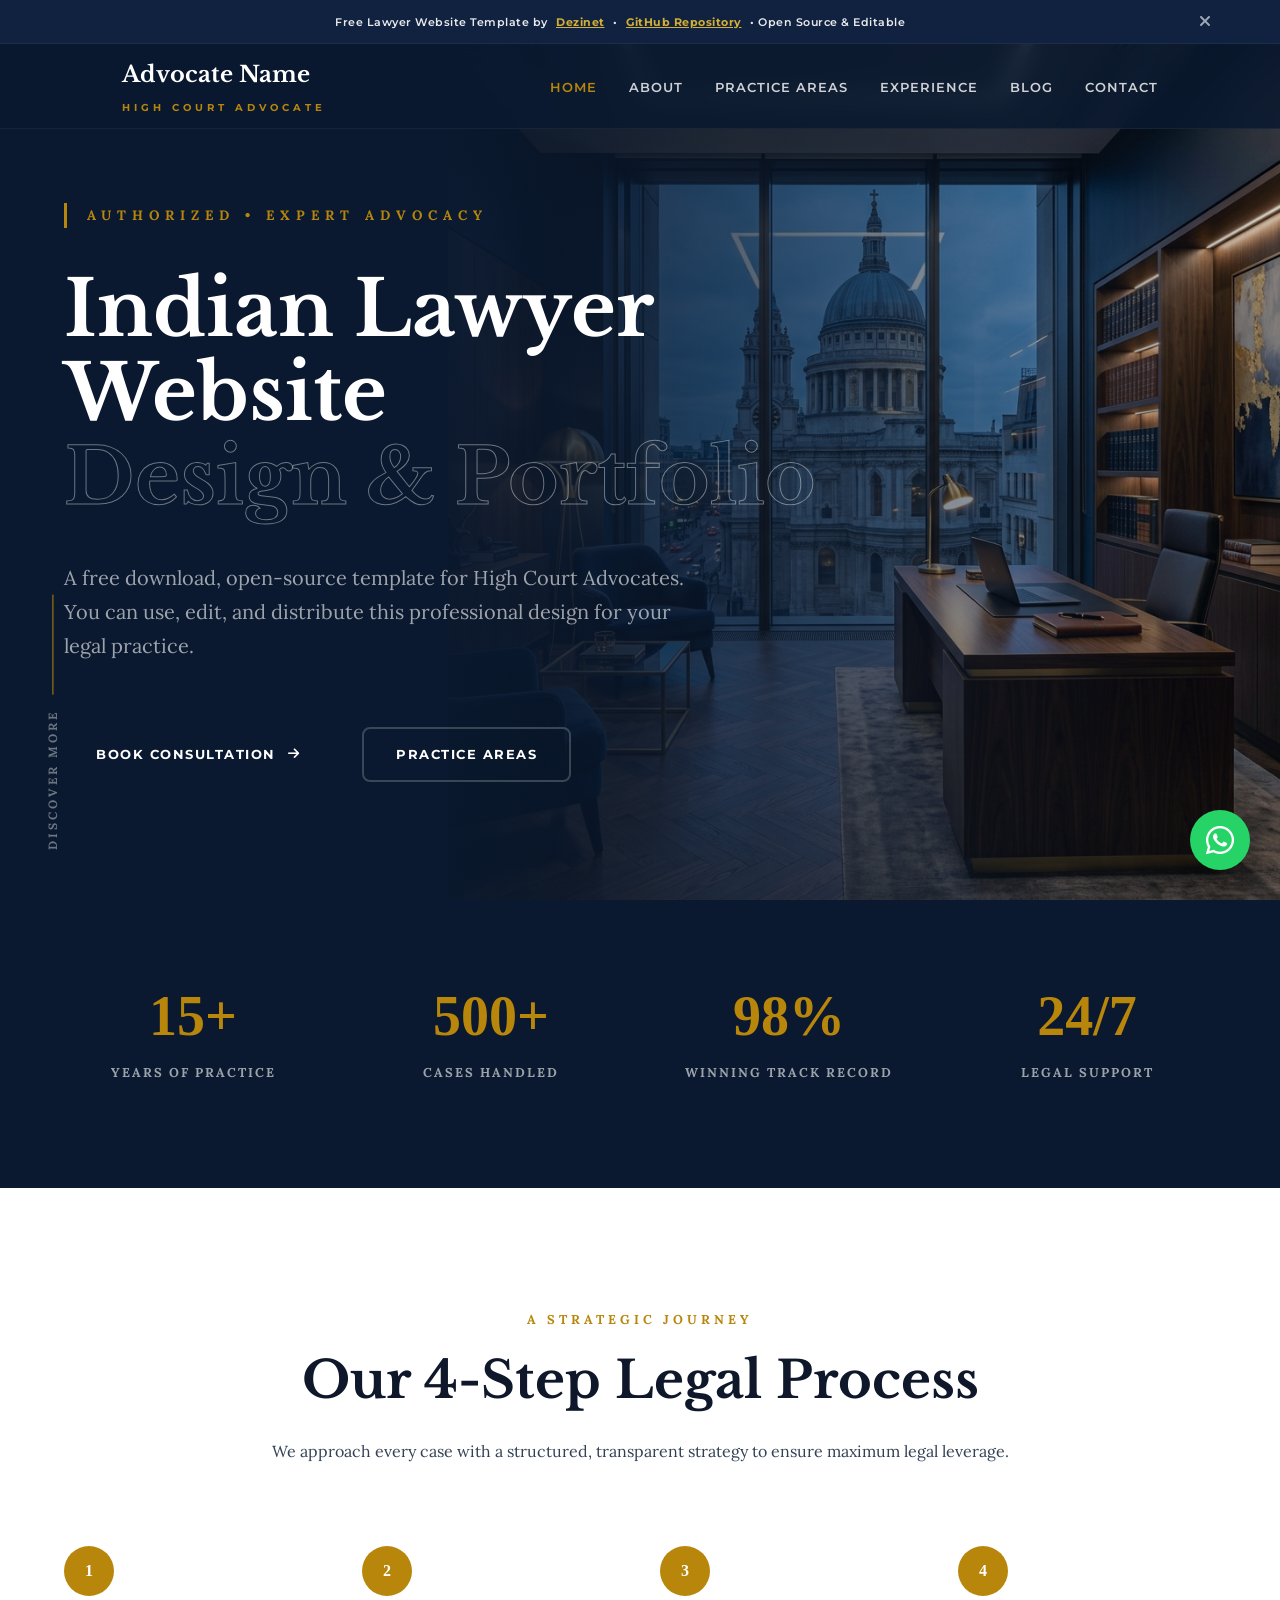
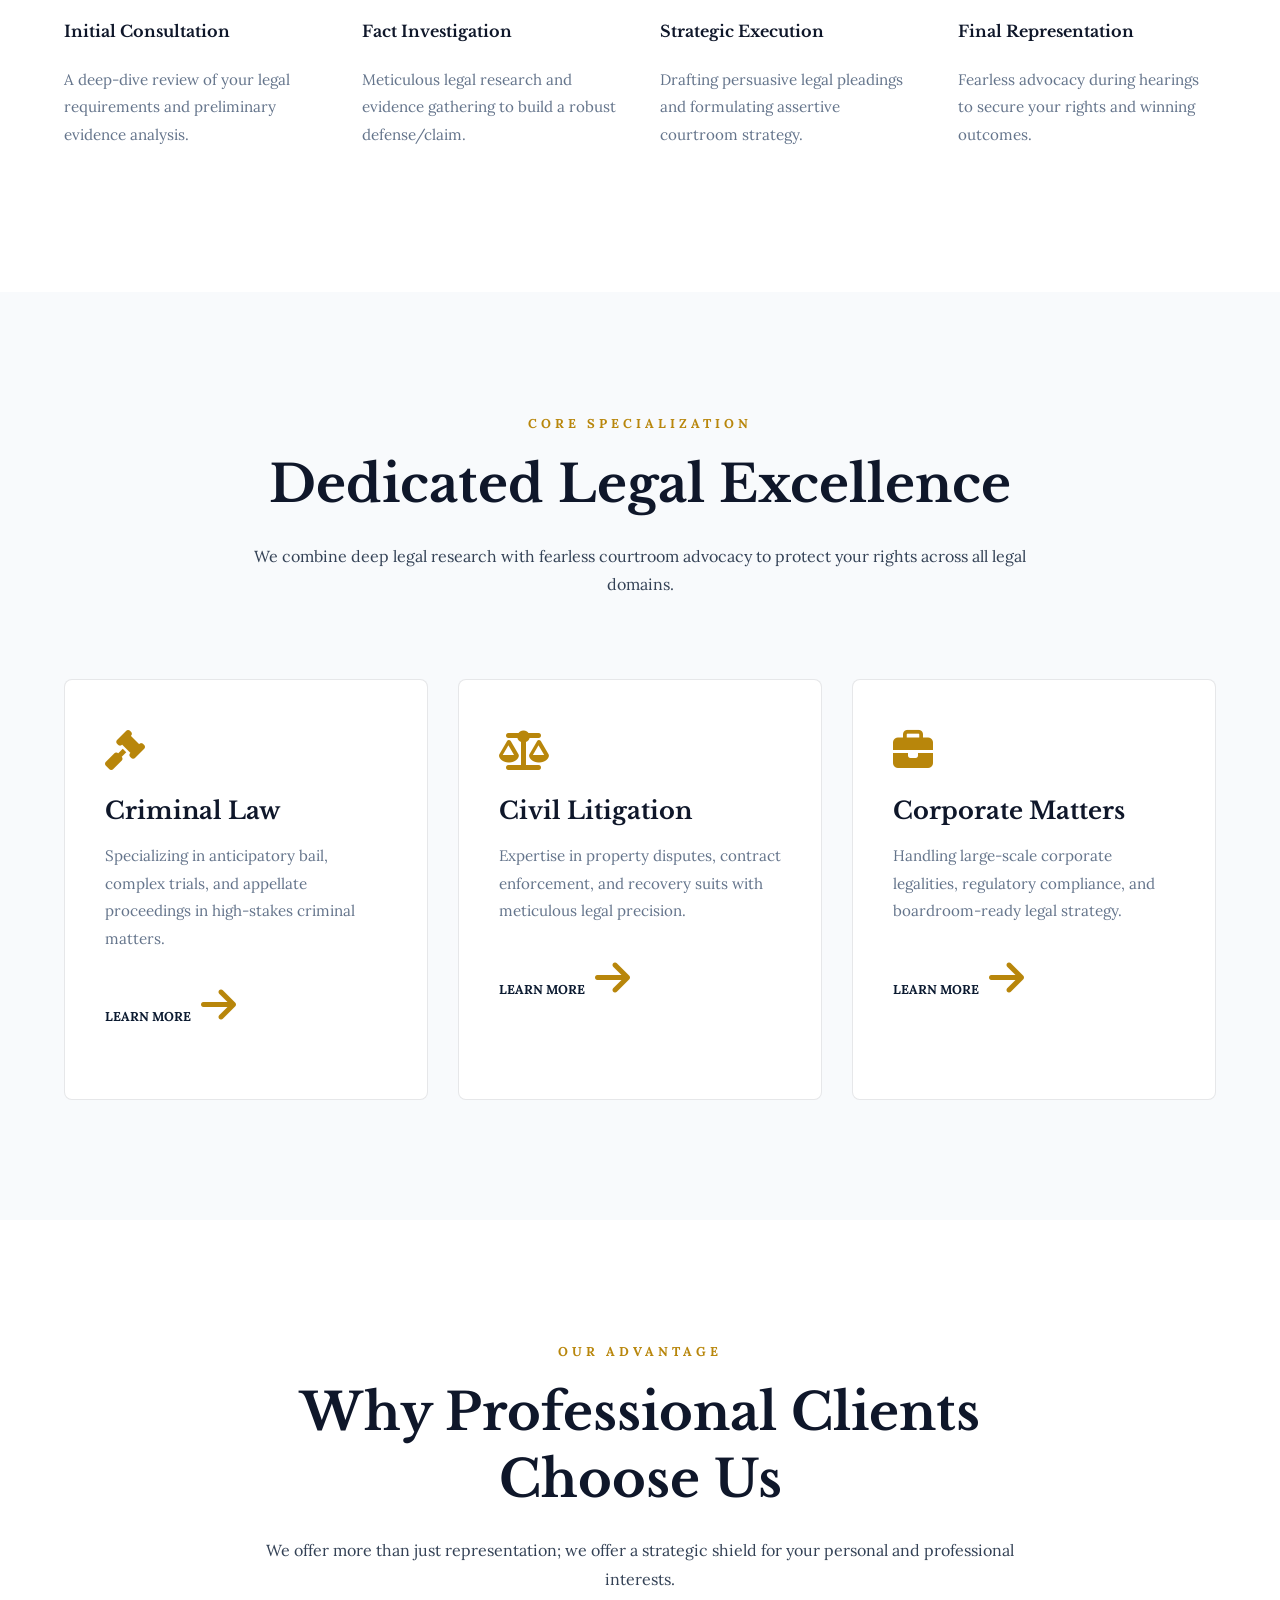
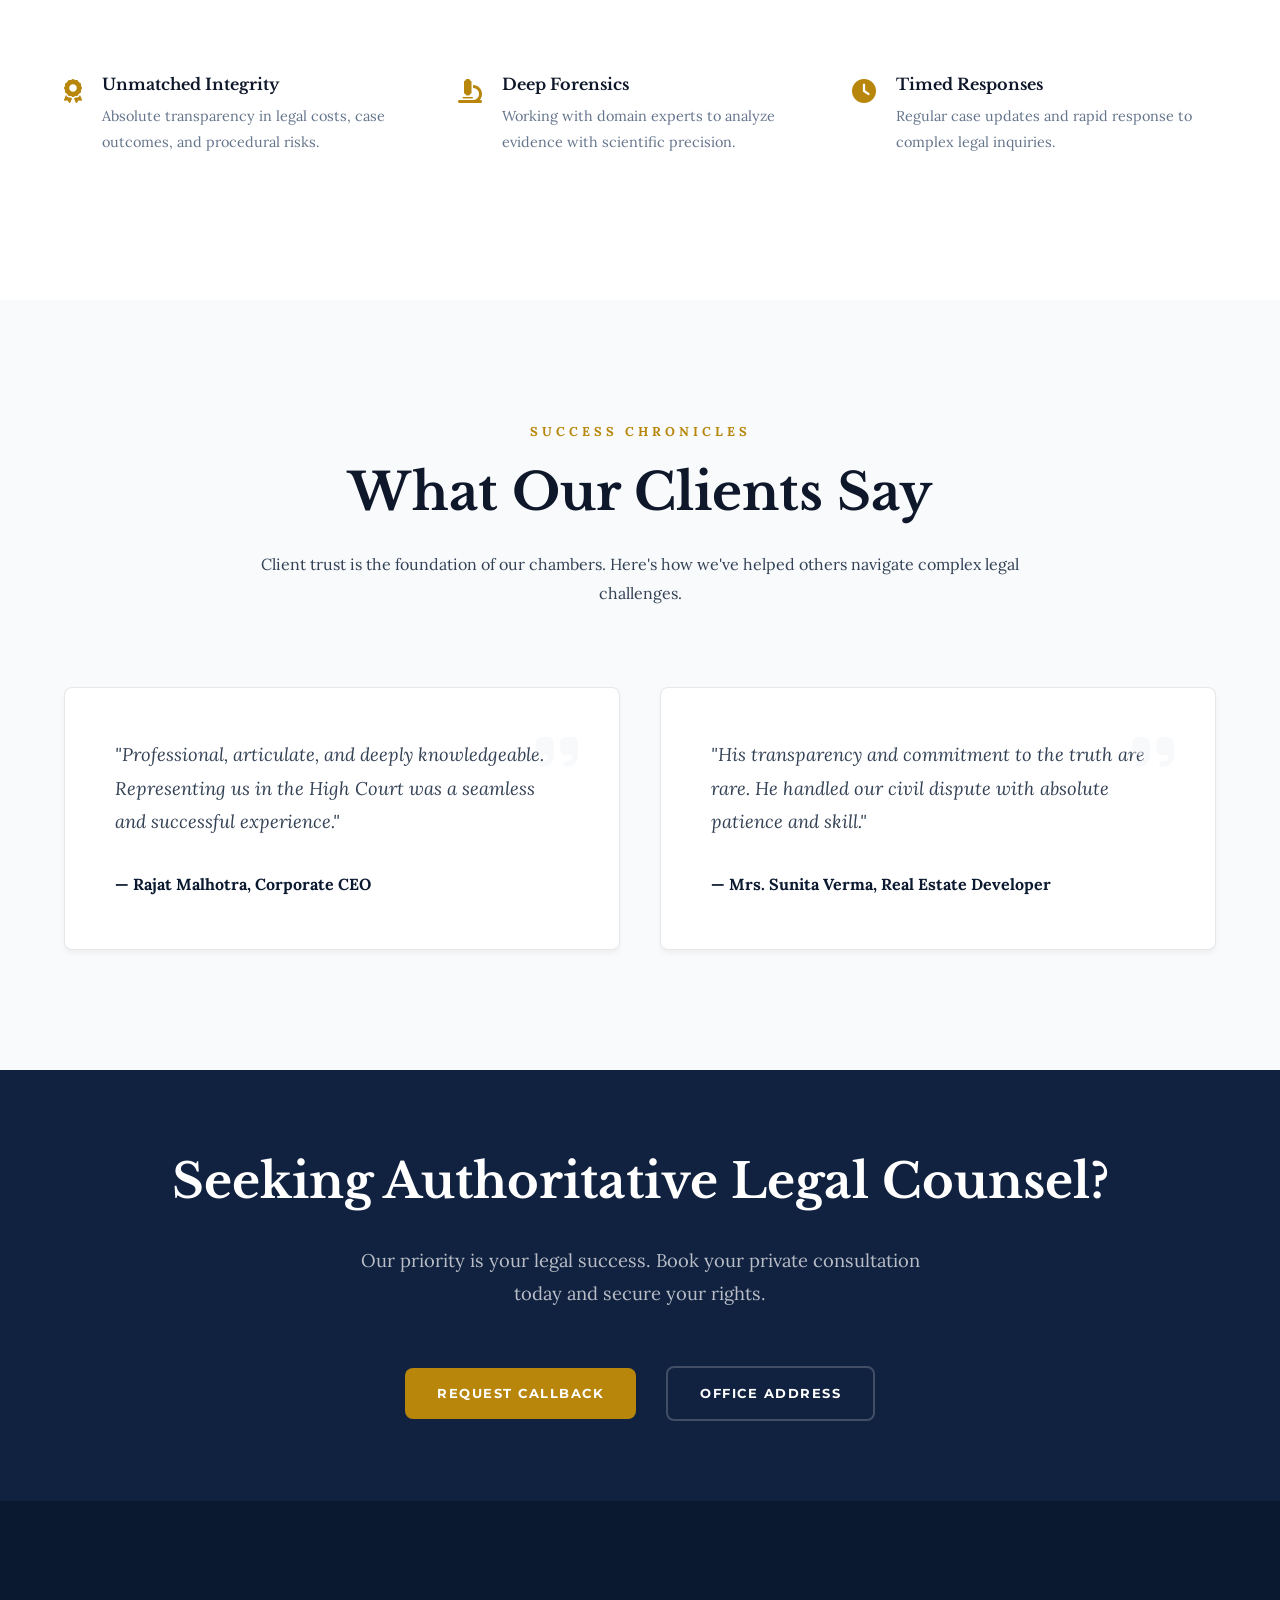
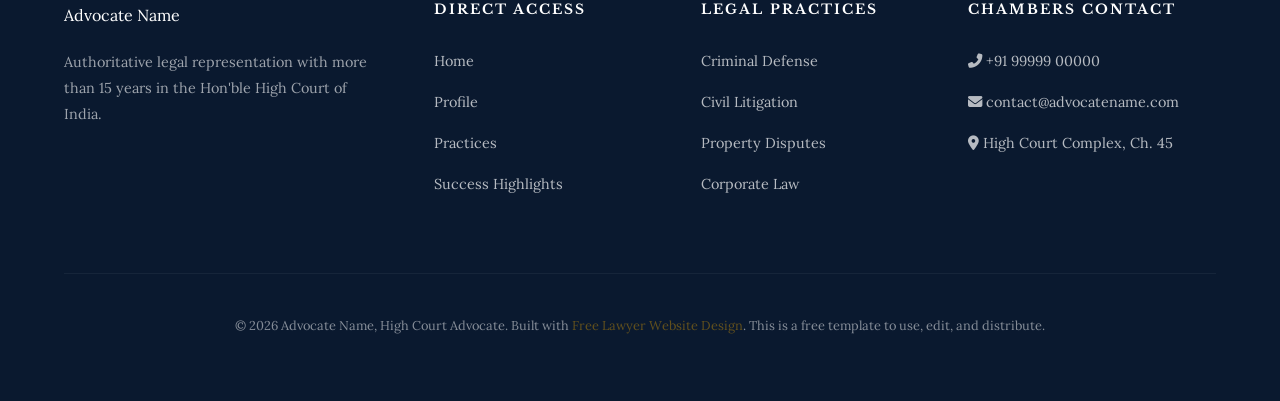
<file: index.html>
<!DOCTYPE html>
<html lang="en">
<head>
    <meta charset="UTF-8">
    <meta name="viewport" content="width=device-width, initial-scale=1.0">
    <title>Indian Lawyer Portfolio Design | High Court Advocate Free Website Template</title>
    <meta name="description" content="Download this free Indian lawyer website design. A professional, editable, and distributable portfolio template for High Court Advocates, legal consultants, and law firms. Free download included.">
    <meta name="keywords" content="free website for lawyers, Indian lawyer website design, free download lawyer template, open source lawyer portfolio, legal consultant website, advocate website design, editable law firm template">
    <meta name="author" content="Dezinet OpenSource">
    <link rel="canonical" href="https://yourdomain.com/index.html">

    <!-- Open Graph for Social Sharing -->
    <meta property="og:title" content="Indian Lawyer Portfolio | Free Website Template for Advocates">
    <meta property="og:description" content="Professional, high-impact lawyer portfolio design. Free to use, edit, and distribute. Perfect for Indian Advocates and legal professionals.">
    <meta property="og:type" content="website">
    <meta property="og:url" content="https://yourdomain.com/index.html">
    <meta property="og:image" content="assets/hero-modern.png">
    <meta name="twitter:card" content="summary_large_image">
    <meta name="twitter:title" content="Free Indian Lawyer Website Template | Download & Edit">
    <meta name="twitter:description" content="A premium lawyer portfolio template for free. Use, edit, and distribute for your legal practice.">
    <meta name="twitter:image" content="assets/hero-modern.png">

    <!-- Schema.org for SEO -->
    <script type="application/ld+json">
    [
      {
        "@context": "https://schema.org",
        "@type": "LegalService",
        "name": "Advocate Name Chambers",
        "description": "High Court Advocate specializing in Criminal and Civil Litigation.",
        "url": "https://yourdomain.com",
        "telephone": "+91 99999 00000",
        "address": {
          "@type": "PostalAddress",
          "streetAddress": "Chamber No. 45, High Court Complex",
          "addressLocality": "City Name",
          "addressRegion": "State",
          "postalCode": "000000",
          "addressCountry": "IN"
        },
        "openingHours": "Mo-Fr 10:00-18:00, Sa 10:00-14:00",
        "priceRange": "$$$",
        "image": "assets/lawyer-profile.webp"
      },
      {
        "@context": "https://schema.org",
        "@type": "WebSite",
        "name": "Indian Lawyer Portfolio Template",
        "url": "https://yourdomain.com",
        "potentialAction": {
          "@type": "SearchAction",
          "target": "https://yourdomain.com/search?q={search_term_string}",
          "query-input": "required name=search_term_string"
        }
      },
      {
        "@context": "https://schema.org",
        "@type": "CreativeWork",
        "name": "Free Lawyer Website Template",
        "author": "Dezinet OpenSource",
        "license": "https://opensource.org/licenses/MIT",
        "isAccessibleForFree": "true",
        "description": "A free website template for lawyers in India. Modern, responsive, and easy to edit."
      }
    ]
    </script>

    <link rel="stylesheet" href="https://cdnjs.cloudflare.com/ajax/libs/font-awesome/6.4.0/css/all.min.css">
    
    <!-- Premium CSS Architecture -->
    <link rel="stylesheet" href="css/global.css">
    <link rel="stylesheet" href="css/home.css">
    <link rel="stylesheet" href="css/header.css">
</head>
<body>
    <div class="top-announcement" id="top-promo-bar">
        <div class="container">
            <span>Free Lawyer Website Template by <a href="mailto:contact@dezinet.ltd" target="_blank" rel="noopener noreferrer">Dezinet</a> • <a href="https://github.com/Dezinet/opensource-lawyer-portfolio" target="_blank" rel="noopener noreferrer">GitHub Repository</a> • Open Source & Editable</span>
            <button class="close-announcement" id="close-promo-bar" aria-label="Close announcement"><i class="fas fa-times"></i></button>
        </div>
    </div>

    <header id="main-header">
        <div class="container">
            <nav id="main-nav">
                <a href="index.html" class="logo">
                    <span class="logo-main">Advocate Name</span>
                    <span class="logo-sub">High Court Advocate</span>
                </a>
                <ul class="nav-links">
                    <li><a href="index.html" class="active">Home</a></li>
                    <li><a href="about.html">About</a></li>
                    <li><a href="practice-areas.html">Practice Areas</a></li>
                    <li><a href="experience.html">Experience</a></li>
                    <li><a href="blog.html">Blog</a></li>
                    <li><a href="contact.html">Contact</a></li>
                </ul>
                <div class="mobile-toggle" id="mobile-nav-toggle"><i class="fas fa-bars"></i></div>
            </nav>
        </div>
    </header>

    <main>
        <!-- Premium Hero Section -->
        <section class="hero reveal">
            <div class="hero-overlay"></div>
            <img src="assets/hero-modern.png" class="hero-bg-media" alt="Modern High Court Interior">
            
            <div class="container hero-container">
                <div class="hero-content">
                    <span class="hero-subtitle">Authorized &bullet; Expert Advocacy</span>
                    <h1>Indian Lawyer Website <span>Design & Portfolio</span></h1>
                    <p class="tagline">A free download, open-source template for High Court Advocates. You can use, edit, and distribute this professional design for your legal practice.</p>
                    <div class="hero-btns">
                        <a href="contact.html" class="btn btn-primary">Book Consultation <i class="fas fa-arrow-right"></i></a>
                        <a href="practice-areas.html" class="btn btn-outline" style="border-color: rgba(255,255,255,0.2); color: white;">Practice Areas</a>
                    </div>
                </div>
            </div>

            <div class="scroll-indicator">
                <span>Discover More</span>
            </div>
        </section>

        <!-- Stats Section -->
        <section class="stats">
            <div class="container">
                <div class="stats-grid">
                    <div class="stat-item reveal">
                        <h3>15+</h3>
                        <p>Years of Practice</p>
                    </div>
                    <div class="stat-item reveal reveal-delayed">
                        <h3>500+</h3>
                        <p>Cases Handled</p>
                    </div>
                    <div class="stat-item reveal">
                        <h3>98%</h3>
                        <p>Winning Track Record</p>
                    </div>
                    <div class="stat-item reveal reveal-delayed">
                        <h3>24/7</h3>
                        <p>Legal Support</p>
                    </div>
                </div>
            </div>
        </section>

        <!-- New: Our Process Section -->
        <section>
            <div class="container">
                <div class="section-header reveal">
                    <span class="section-label">A Strategic Journey</span>
                    <h2>Our 4-Step Legal Process</h2>
                    <p>We approach every case with a structured, transparent strategy to ensure maximum legal leverage.</p>
                </div>
                
                <div style="display: grid; grid-template-columns: repeat(auto-fit, minmax(250px, 1fr)); gap: 40px;">
                    <div class="reveal">
                        <div style="width: 50px; height: 50px; background: var(--accent); color: white; border-radius: 50%; display: flex; align-items: center; justify-content: center; font-weight: 700; margin-bottom: 25px; font-family: 'Playfair Display', serif;">1</div>
                        <h4>Initial Consultation</h4>
                        <p style="color:var(--text-muted); font-size: 0.95rem;">A deep-dive review of your legal requirements and preliminary evidence analysis.</p>
                    </div>
                    <div class="reveal reveal-delayed">
                        <div style="width: 50px; height: 50px; background: var(--accent); color: white; border-radius: 50%; display: flex; align-items: center; justify-content: center; font-weight: 700; margin-bottom: 25px; font-family: 'Playfair Display', serif;">2</div>
                        <h4>Fact Investigation</h4>
                        <p style="color:var(--text-muted); font-size: 0.95rem;">Meticulous legal research and evidence gathering to build a robust defense/claim.</p>
                    </div>
                    <div class="reveal">
                        <div style="width: 50px; height: 50px; background: var(--accent); color: white; border-radius: 50%; display: flex; align-items: center; justify-content: center; font-weight: 700; margin-bottom: 25px; font-family: 'Playfair Display', serif;">3</div>
                        <h4>Strategic Execution</h4>
                        <p style="color:var(--text-muted); font-size: 0.95rem;">Drafting persuasive legal pleadings and formulating assertive courtroom strategy.</p>
                    </div>
                    <div class="reveal reveal-delayed">
                        <div style="width: 50px; height: 50px; background: var(--accent); color: white; border-radius: 50%; display: flex; align-items: center; justify-content: center; font-weight: 700; margin-bottom: 25px; font-family: 'Playfair Display', serif;">4</div>
                        <h4>Final Representation</h4>
                        <p style="color:var(--text-muted); font-size: 0.95rem;">Fearless advocacy during hearings to secure your rights and winning outcomes.</p>
                    </div>
                </div>
            </div>
        </section>

        <!-- Feature Highlights -->
        <section class="section-alt">
            <div class="container">
                <div class="section-header reveal">
                    <span class="section-label">Core Specialization</span>
                    <h2>Dedicated Legal Excellence</h2>
                    <p>We combine deep legal research with fearless courtroom advocacy to protect your rights across all legal domains.</p>
                </div>
                
                <div class="practice-grid">
                    <div class="practice-card reveal">
                        <i class="fas fa-gavel"></i>
                        <h3>Criminal Law</h3>
                        <p>Specializing in anticipatory bail, complex trials, and appellate proceedings in high-stakes criminal matters.</p>
                        <a href="practice-areas.html#criminal" class="practice-link">Learn More <i class="fas fa-arrow-right"></i></a>
                    </div>
                    <div class="practice-card reveal reveal-delayed">
                        <i class="fas fa-balance-scale"></i>
                        <h3>Civil Litigation</h3>
                        <p>Expertise in property disputes, contract enforcement, and recovery suits with meticulous legal precision.</p>
                        <a href="practice-areas.html#civil" class="practice-link">Learn More <i class="fas fa-arrow-right"></i></a>
                    </div>
                    <div class="practice-card reveal">
                        <i class="fas fa-briefcase"></i>
                        <h3>Corporate Matters</h3>
                        <p>Handling large-scale corporate legalities, regulatory compliance, and boardroom-ready legal strategy.</p>
                        <a href="practice-areas.html#corporate" class="practice-link">Learn More <i class="fas fa-arrow-right"></i></a>
                    </div>
                </div>
            </div>
        </section>

        <!-- New: Why Choose Us (Authority Blocks) -->
        <section>
            <div class="container reveal">
                <div class="section-header">
                    <span class="section-label">Our Advantage</span>
                    <h2>Why Professional Clients Choose Us</h2>
                    <p>We offer more than just representation; we offer a strategic shield for your personal and professional interests.</p>
                </div>
                <div style="display: grid; grid-template-columns: repeat(auto-fit, minmax(300px, 1fr)); gap: 30px;">
                    <div style="display: flex; gap: 20px;">
                        <i class="fas fa-award" style="color:var(--accent); font-size: 1.5rem; margin-top: 5px;"></i>
                        <div>
                            <h4 style="margin-bottom: 10px;">Unmatched Integrity</h4>
                            <p style="color:var(--text-muted); font-size: 0.9rem;">Absolute transparency in legal costs, case outcomes, and procedural risks.</p>
                        </div>
                    </div>
                    <div style="display: flex; gap: 20px;">
                        <i class="fas fa-microscope" style="color:var(--accent); font-size: 1.5rem; margin-top: 5px;"></i>
                        <div>
                            <h4 style="margin-bottom: 10px;">Deep Forensics</h4>
                            <p style="color:var(--text-muted); font-size: 0.9rem;">Working with domain experts to analyze evidence with scientific precision.</p>
                        </div>
                    </div>
                    <div style="display: flex; gap: 20px;">
                        <i class="fas fa-clock" style="color:var(--accent); font-size: 1.5rem; margin-top: 5px;"></i>
                        <div>
                            <h4 style="margin-bottom: 10px;">Timed Responses</h4>
                            <p style="color:var(--text-muted); font-size: 0.9rem;">Regular case updates and rapid response to complex legal inquiries.</p>
                        </div>
                    </div>
                </div>
            </div>
        </section>

        <!-- Testimonials -->
        <section class="section-alt">
            <div class="container">
                <div class="section-header reveal">
                    <span class="section-label">Success Chronicles</span>
                    <h2>What Our Clients Say</h2>
                    <p>Client trust is the foundation of our chambers. Here's how we've helped others navigate complex legal challenges.</p>
                </div>
                
                <div class="testimonial-grid">
                    <div class="testimonial-card reveal">
                        <i class="fas fa-quote-right quote-icon"></i>
                        <p class="testimonial-text">"Professional, articulate, and deeply knowledgeable. Representing us in the High Court was a seamless and successful experience."</p>
                        <div class="client-profile">
                            <span class="client-name">&mdash; Rajat Malhotra, Corporate CEO</span>
                        </div>
                    </div>
                    <div class="testimonial-card reveal reveal-delayed">
                        <i class="fas fa-quote-right quote-icon"></i>
                        <p class="testimonial-text">"His transparency and commitment to the truth are rare. He handled our civil dispute with absolute patience and skill."</p>
                        <div class="client-profile">
                            <span class="client-name">&mdash; Mrs. Sunita Verma, Real Estate Developer</span>
                        </div>
                    </div>
                </div>
            </div>
        </section>

        <!-- Call to Action -->
        <section class="stats reveal" style="background-color: var(--primary-light);">
            <div class="container" style="text-align: center;">
                <h2 style="color:white; font-size: 3rem; margin-bottom: 2rem;">Seeking Authoritative Legal Counsel?</h2>
                <p style="color: rgba(255,255,255,0.7); max-width: 600px; margin: 0 auto 3.5rem; font-size: 1.15rem;">Our priority is your legal success. Book your private consultation today and secure your rights.</p>
                <div class="hero-btns" style="justify-content: center;">
                    <a href="contact.html" class="btn btn-accent">Request Callback</a>
                    <a href="contact.html" class="btn btn-outline" style="border-color:rgba(255,255,255,0.2); color:white;">Office Address</a>
                </div>
            </div>
        </section>
    </main>

    <footer>
        <div class="container">
            <div class="footer-top">
                <div class="footer-nav">
                    <span class="footer-logo">Advocate Name</span>
                    <p style="opacity:0.6; margin-top:20px; font-size:0.9rem;">Authoritative legal representation with more than 15 years in the Hon'ble High Court of India.</p>
                </div>
                <div class="footer-nav">
                    <h4>Direct Access</h4>
                    <ul>
                        <li><a href="index.html">Home</a></li>
                        <li><a href="about.html">Profile</a></li>
                        <li><a href="practice-areas.html">Practices</a></li>
                        <li><a href="experience.html">Success Highlights</a></li>
                    </ul>
                </div>
                <div class="footer-nav">
                    <h4>Legal Practices</h4>
                    <ul>
                        <li><a href="#">Criminal Defense</a></li>
                        <li><a href="#">Civil Litigation</a></li>
                        <li><a href="#">Property Disputes</a></li>
                        <li><a href="#">Corporate Law</a></li>
                    </ul>
                </div>
                <div class="footer-nav">
                    <h4>Chambers Contact</h4>
                    <ul>
                        <li><i class="fas fa-phone-alt"></i> +91 99999 00000</li>
                        <li><i class="fas fa-envelope"></i> contact@advocatename.com</li>
                        <li><i class="fas fa-map-marker-alt"></i> High Court Complex, Ch. 45</li>
                    </ul>
                </div>
            </div>
            <div class="footer-bottom">
                <p>&copy; 2026 Advocate Name, High Court Advocate. Built with <a href="#" style="color:var(--accent); text-decoration:none;">Free Lawyer Website Design</a>. This is a free template to use, edit, and distribute.</p>
            </div>
        </div>
    </footer>

    <!-- Floating Sticky Button (WA/CTA) -->
    <a href="https://wa.me/919999900000" target="_blank" style="position: fixed; bottom: 30px; right: 30px; background: #25d366; color: white; width: 60px; height: 60px; border-radius: 50%; display: flex; align-items: center; justify-content: center; font-size: 2rem; box-shadow: var(--shadow-lg); z-index: 999; transition: var(--transition);">
        <i class="fab fa-whatsapp"></i>
    </a>

    <script src="js/main.js"></script>
</body>
</html>
</file>
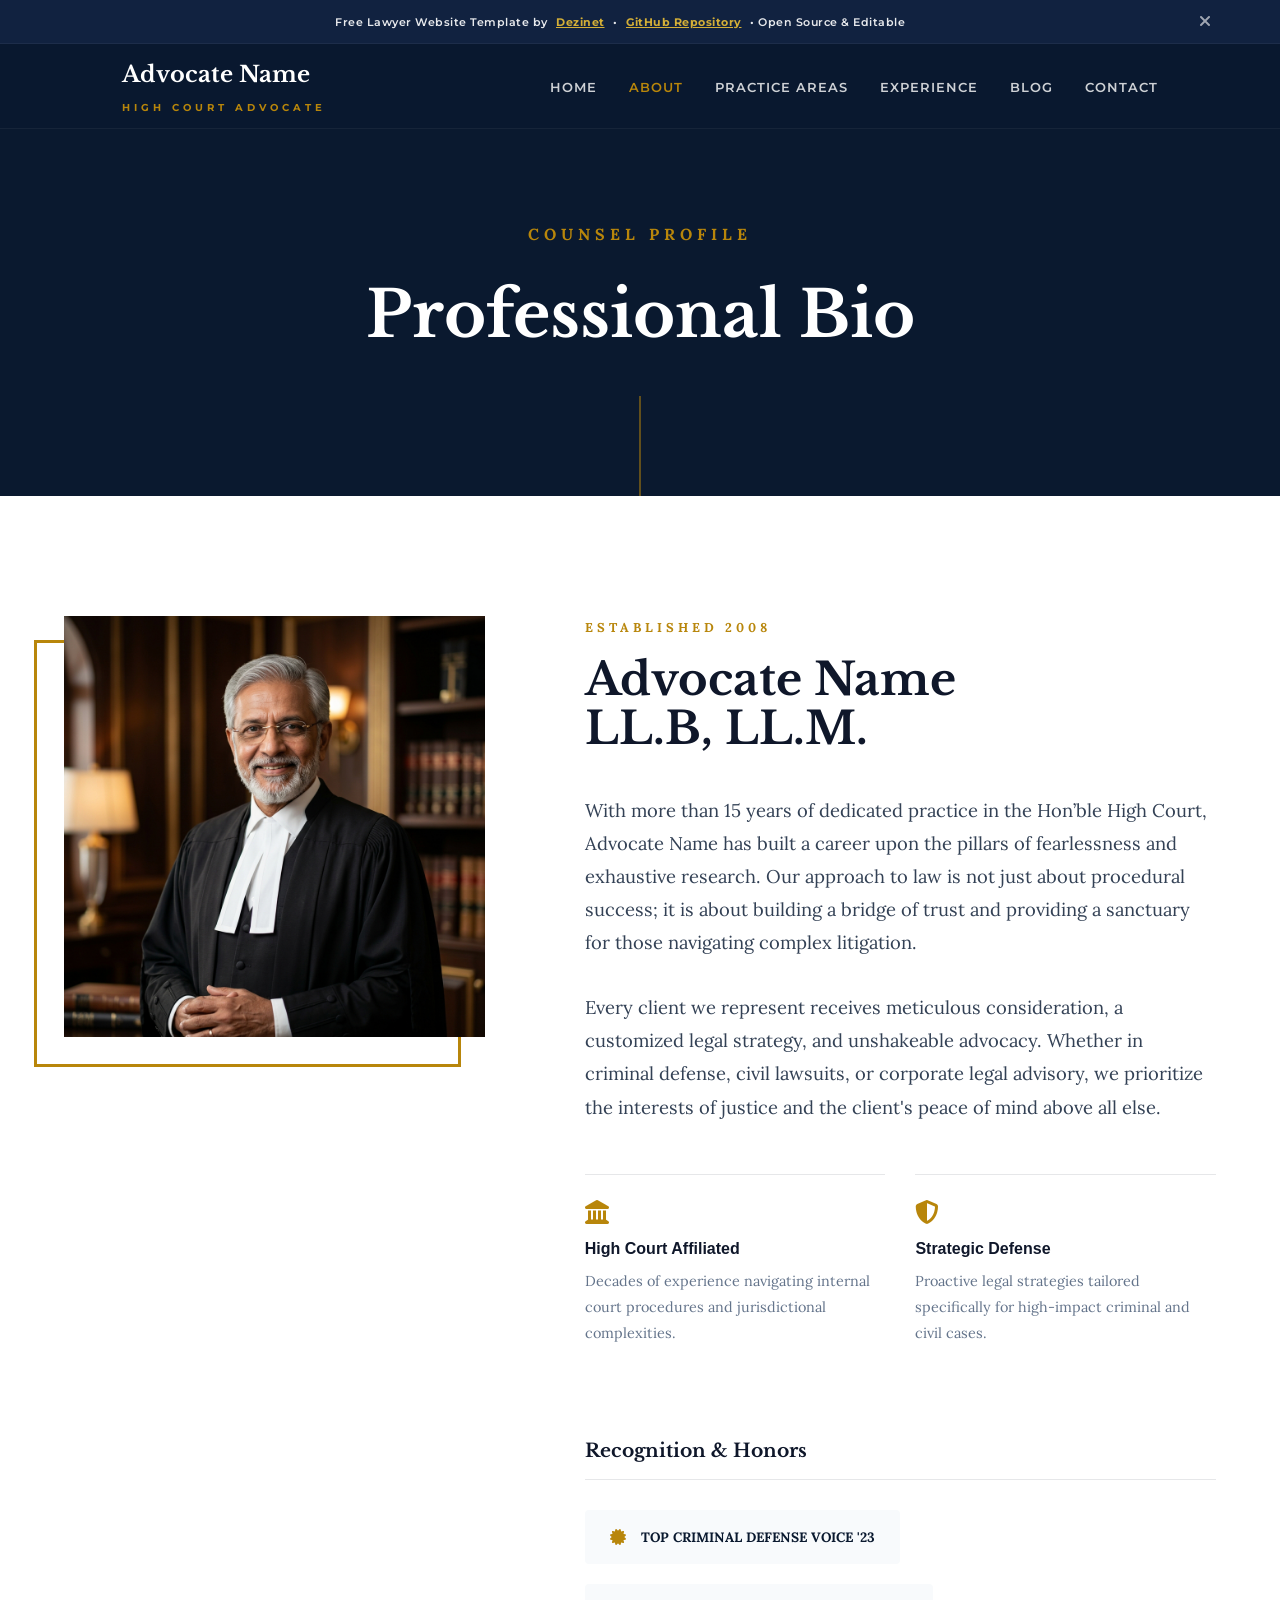
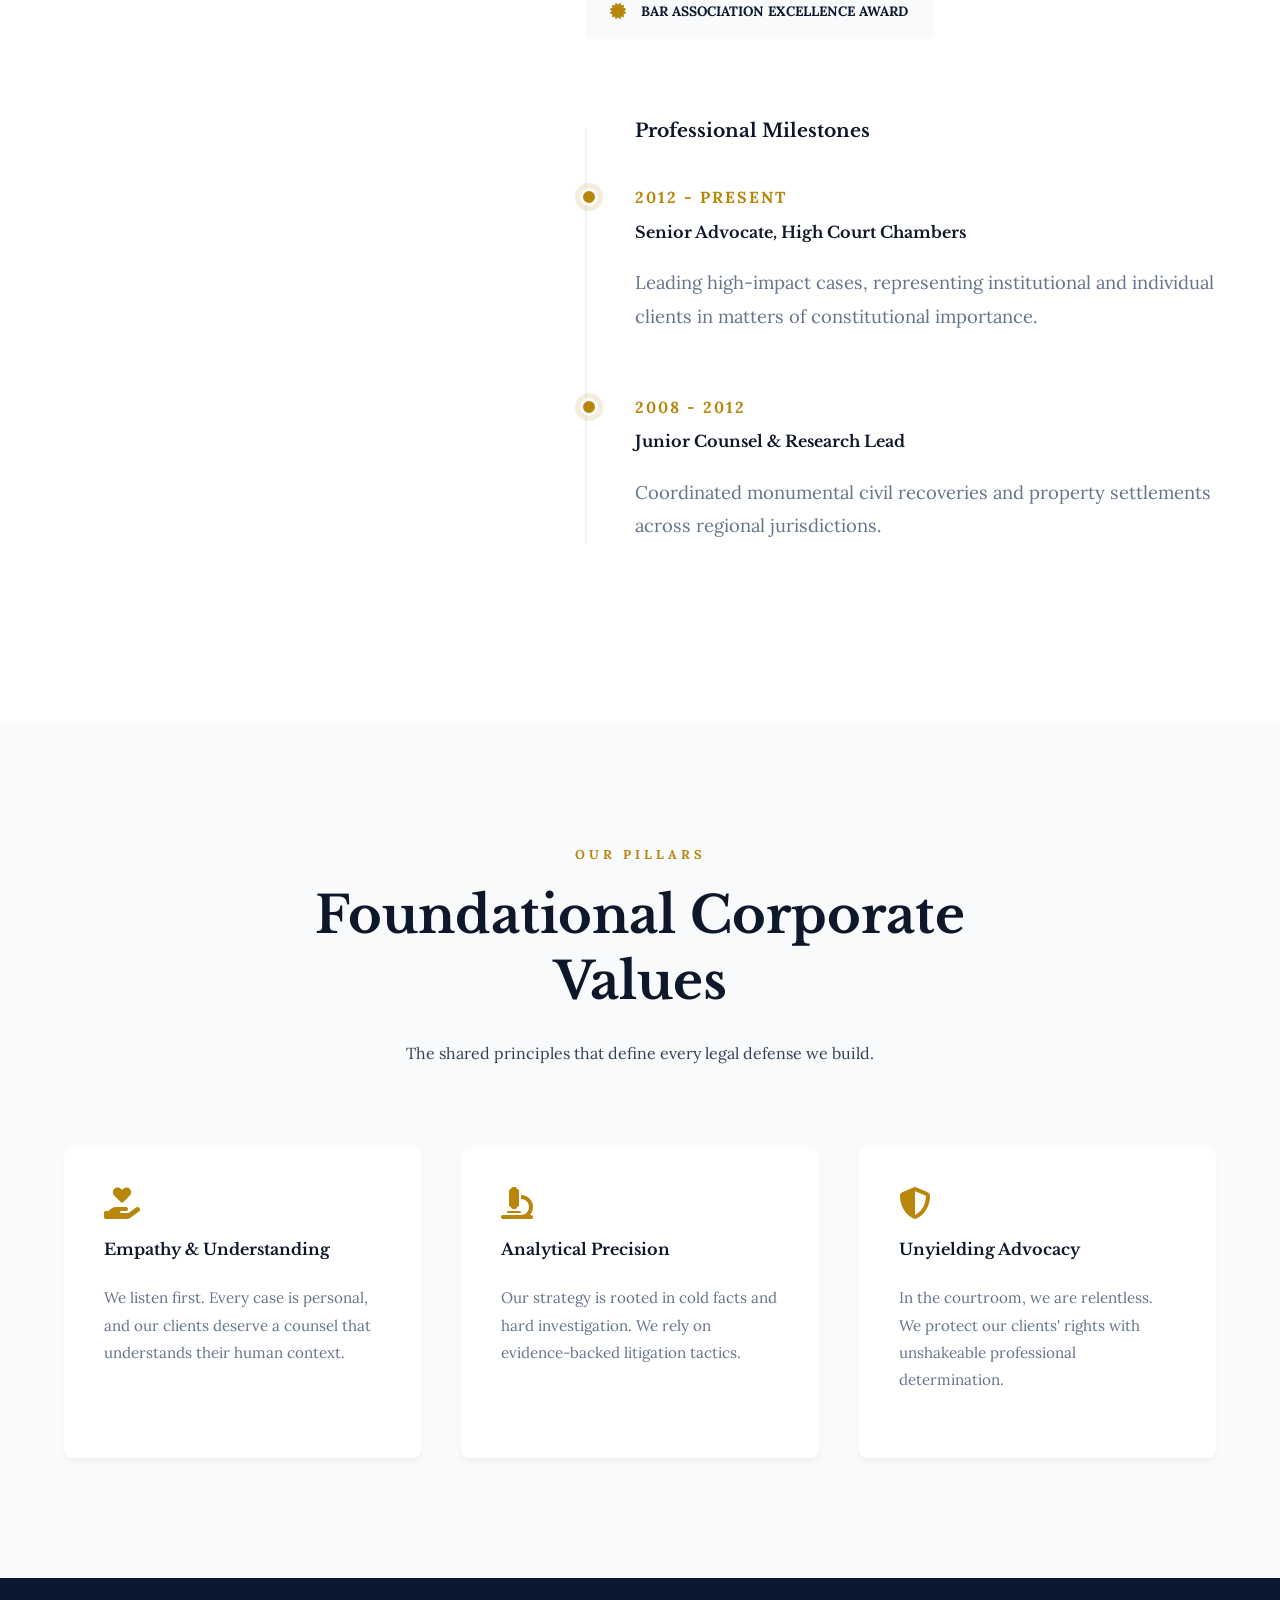
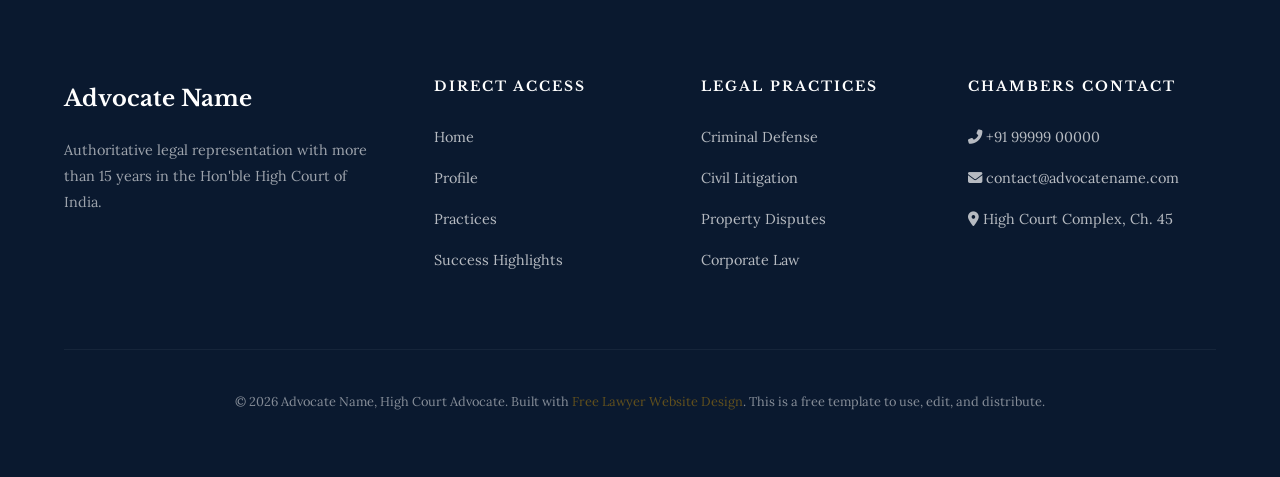
<file: about.html>
<!DOCTYPE html>
<html lang="en">
<head>
    <meta charset="UTF-8">
    <meta name="viewport" content="width=device-width, initial-scale=1.0">
    <title>Professional Bio | Indian High Court Advocate Profile Template</title>
    <meta name="description" content="Detailed professional profile for Indian High Court Advocates. Part of the free lawyer website design series. Edit this profile, share your experience, and build your digital authority.">
    <meta name="keywords" content="advocate bio, lawyer profile design, Indian lawyer resume, free download advocate website, legal professional portfolio">
    <link rel="canonical" href="https://yourdomain.com/about.html">
    
    <!-- Open Graph for Social Sharing -->
    <meta property="og:title" content="Professional Advocate Bio | Free Lawyer Website Design">
    <meta property="og:description" content="Customizable profile page for legal professionals. High Court Advocate biography and expertise showcase.">
    <meta property="og:type" content="article">
    <meta property="og:url" content="https://yourdomain.com/about.html">
    <meta property="og:image" content="assets/lawyer-profile.webp">
    <link rel="stylesheet" href="https://cdnjs.cloudflare.com/ajax/libs/font-awesome/6.4.0/css/all.min.css">
    <link rel="stylesheet" href="css/global.css">
    <link rel="stylesheet" href="css/about.css">
    <link rel="stylesheet" href="css/header.css">
</head>
<body>
    <div class="top-announcement" id="top-promo-bar">
        <div class="container">
            <span>Free Lawyer Website Template by <a href="mailto:contact@dezinet.ltd" target="_blank" rel="noopener noreferrer">Dezinet</a> • <a href="https://github.com/Dezinet/opensource-lawyer-portfolio" target="_blank" rel="noopener noreferrer">GitHub Repository</a> • Open Source & Editable</span>
            <button class="close-announcement" id="close-promo-bar" aria-label="Close announcement"><i class="fas fa-times"></i></button>
        </div>
    </div>

    <header id="main-header">
        <div class="container">
            <nav id="main-nav">
                <a href="index.html" class="logo">
                    <span class="logo-main">Advocate Name</span>
                    <span class="logo-sub">High Court Advocate</span>
                </a>
                <ul class="nav-links">
                    <li><a href="index.html">Home</a></li>
                    <li><a href="about.html" class="active">About</a></li>
                    <li><a href="practice-areas.html">Practice Areas</a></li>
                    <li><a href="experience.html">Experience</a></li>
                    <li><a href="blog.html">Blog</a></li>
                    <li><a href="contact.html">Contact</a></li>
                </ul>
                <div class="mobile-toggle" id="mobile-nav-toggle"><i class="fas fa-bars"></i></div>
            </nav>
        </div>
    </header>

    <main>
        <!-- Page Hero -->
        <section class="page-hero reveal">
            <div class="container">
                <p class="page-hero-sub">Counsel Profile</p>
                <h1>Professional Bio</h1>
            </div>
        </section>

        <!-- Profile Section -->
        <section>
            <div class="container about-grid">
                <div class="about-img-frame reveal">
                    <img src="assets/lawyer-profile.webp" alt="Advocate Name Profile Photo">
                </div>
                <div class="about-bio reveal">
                    <span class="section-label">Established 2008</span>
                    <h2>Advocate Name <br>LL.B, LL.M.</h2>
                    <p>
                        With more than 15 years of dedicated practice in the Hon’ble High Court, Advocate Name has built a career upon the pillars of fearlessness and exhaustive research. Our approach to law is not just about procedural success; it is about building a bridge of trust and providing a sanctuary for those navigating complex litigation.
                    </p>
                    <p>
                        Every client we represent receives meticulous consideration, a customized legal strategy, and unshakeable advocacy. Whether in criminal defense, civil lawsuits, or corporate legal advisory, we prioritize the interests of justice and the client's peace of mind above all else.
                    </p>
                    
                    <div class="about-features">
                        <div class="feature-box reveal">
                            <i class="fas fa-landmark"></i>
                            <h4>High Court Affiliated</h4>
                            <p style="font-size: 0.9rem; color: var(--text-muted);">Decades of experience navigating internal court procedures and jurisdictional complexities.</p>
                        </div>
                        <div class="feature-box reveal reveal-delayed">
                            <i class="fas fa-shield-alt"></i>
                            <h4>Strategic Defense</h4>
                            <p style="font-size: 0.9rem; color: var(--text-muted);">Proactive legal strategies tailored specifically for high-impact criminal and civil cases.</p>
                        </div>
                    </div>

                    <!-- New: Recognition Section -->
                    <div style="margin-top: 60px;" class="reveal">
                        <h3 style="margin-bottom: 30px; border-bottom: 1px solid var(--border); padding-bottom: 15px;">Recognition & Honors</h3>
                        <div style="display: flex; flex-wrap: wrap; gap: 20px;">
                            <div style="background: var(--bg-light); padding: 15px 25px; border-radius: 4px; display: flex; align-items: center; gap: 15px;">
                                <i class="fas fa-certificate" style="color:var(--accent)"></i>
                                <span style="font-size: 0.85rem; font-weight: 700; color:var(--primary); text-transform: uppercase;">Top Criminal Defense Voice '23</span>
                            </div>
                            <div style="background: var(--bg-light); padding: 15px 25px; border-radius: 4px; display: flex; align-items: center; gap: 15px;">
                                <i class="fas fa-certificate" style="color:var(--accent)"></i>
                                <span style="font-size: 0.85rem; font-weight: 700; color:var(--primary); text-transform: uppercase;">Bar Association Excellence Award</span>
                            </div>
                        </div>
                    </div>

                    <div class="timeline reveal">
                        <h3 style="margin-bottom: 40px;">Professional Milestones</h3>
                        <div class="timeline-item">
                            <span class="timeline-year">2012 - PRESENT</span>
                            <h4>Senior Advocate, High Court Chambers</h4>
                            <p style="color: var(--text-muted);">Leading high-impact cases, representing institutional and individual clients in matters of constitutional importance.</p>
                        </div>
                        <div class="timeline-item">
                            <span class="timeline-year">2008 - 2012</span>
                            <h4>Junior Counsel & Research Lead</h4>
                            <p style="color: var(--text-muted);">Coordinated monumental civil recoveries and property settlements across regional jurisdictions.</p>
                        </div>
                    </div>
                </div>
            </div>
        </section>

        <!-- New: Core Values Section -->
        <section class="section-alt">
            <div class="container reveal" style="text-align: center;">
                <div class="section-header">
                    <span class="section-label">Our Pillars</span>
                    <h2>Foundational Corporate Values</h2>
                    <p>The shared principles that define every legal defense we build.</p>
                </div>
                
                <div style="display: grid; grid-template-columns: repeat(auto-fit, minmax(280px, 1fr)); gap: 40px; margin-top: 50px; text-align: left;">
                    <div style="background: white; padding: 40px; border-radius: 8px; box-shadow: var(--shadow-sm);">
                        <i class="fas fa-hand-holding-heart" style="font-size: 2rem; color:var(--accent); margin-bottom: 20px;"></i>
                        <h4>Empathy & Understanding</h4>
                        <p style="color:var(--text-muted); font-size: 0.95rem;">We listen first. Every case is personal, and our clients deserve a counsel that understands their human context.</p>
                    </div>
                    <div style="background: white; padding: 40px; border-radius: 8px; box-shadow: var(--shadow-sm);">
                        <i class="fas fa-microscope" style="font-size: 2rem; color:var(--accent); margin-bottom: 20px;"></i>
                        <h4>Analytical Precision</h4>
                        <p style="color:var(--text-muted); font-size: 0.95rem;">Our strategy is rooted in cold facts and hard investigation. We rely on evidence-backed litigation tactics.</p>
                    </div>
                    <div style="background: white; padding: 40px; border-radius: 8px; box-shadow: var(--shadow-sm);">
                        <i class="fas fa-shield-alt" style="font-size: 2rem; color:var(--accent); margin-bottom: 20px;"></i>
                        <h4>Unyielding Advocacy</h4>
                        <p style="color:var(--text-muted); font-size: 0.95rem;">In the courtroom, we are relentless. We protect our clients' rights with unshakeable professional determination.</p>
                    </div>
                </div>
            </div>
        </section>
    </main>

    <footer>
        <div class="container">
            <div class="footer-top">
                <div class="footer-nav">
                    <span class="logo-main" style="color:white; font-size: 1.4rem;">Advocate Name</span>
                    <p style="opacity:0.6; margin-top:20px; font-size:0.9rem;">Authoritative legal representation with more than 15 years in the Hon'ble High Court of India.</p>
                </div>
                <div class="footer-nav">
                    <h4>Direct Access</h4>
                    <ul>
                        <li><a href="index.html">Home</a></li>
                        <li><a href="about.html">Profile</a></li>
                        <li><a href="practice-areas.html">Practices</a></li>
                        <li><a href="experience.html">Success Highlights</a></li>
                    </ul>
                </div>
                <div class="footer-nav">
                    <h4>Legal Practices</h4>
                    <ul>
                        <li><a href="practice-areas.html">Criminal Defense</a></li>
                        <li><a href="practice-areas.html">Civil Litigation</a></li>
                        <li><a href="practice-areas.html">Property Disputes</a></li>
                        <li><a href="practice-areas.html">Corporate Law</a></li>
                    </ul>
                </div>
                <div class="footer-nav">
                    <h4>Chambers Contact</h4>
                    <ul>
                        <li><i class="fas fa-phone-alt"></i> +91 99999 00000</li>
                        <li><i class="fas fa-envelope"></i> contact@advocatename.com</li>
                        <li><i class="fas fa-map-marker-alt"></i> High Court Complex, Ch. 45</li>
                    </ul>
                </div>
            </div>
            <div class="footer-bottom">
                <p>&copy; 2026 Advocate Name, High Court Advocate. Built with <a href="#" style="color:var(--accent); text-decoration:none;">Free Lawyer Website Design</a>. This is a free template to use, edit, and distribute.</p>
            </div>
        </div>
    </footer>
    <script src="js/main.js"></script>
</body>
</html>
</file>
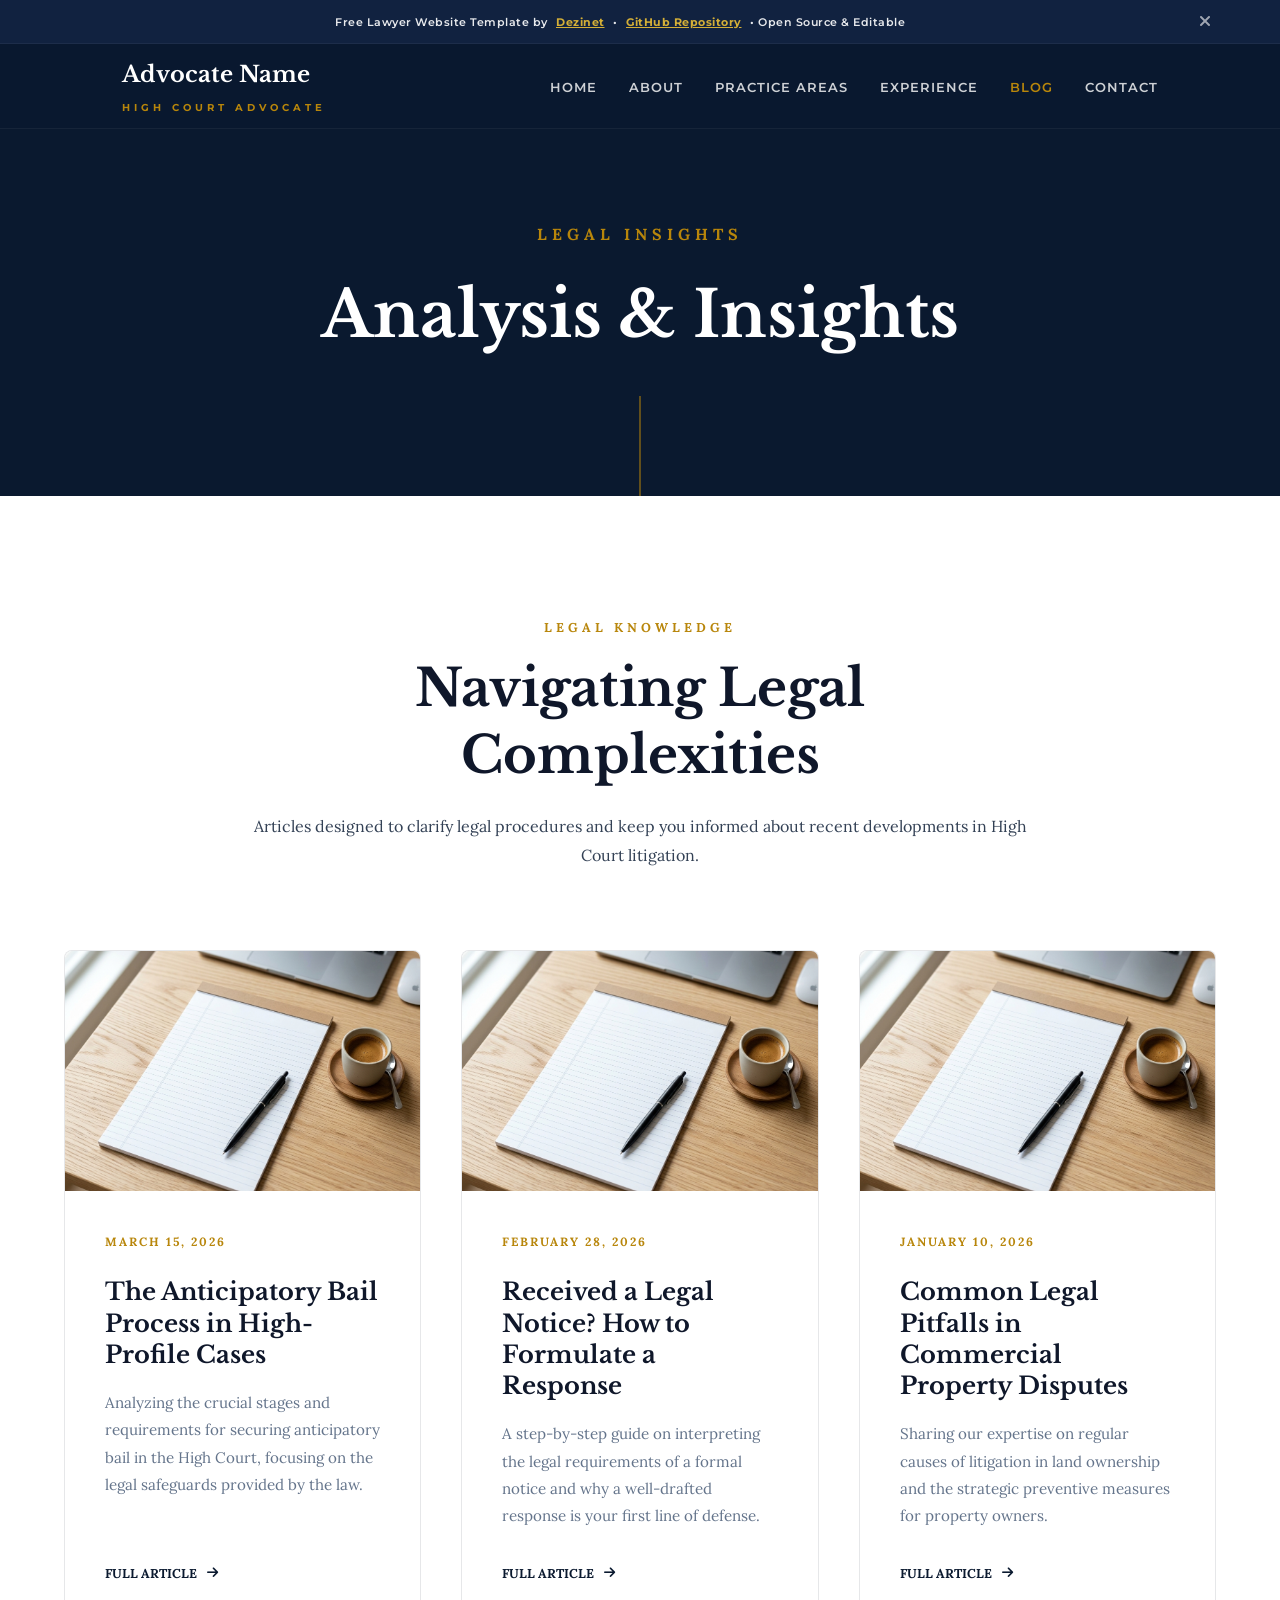
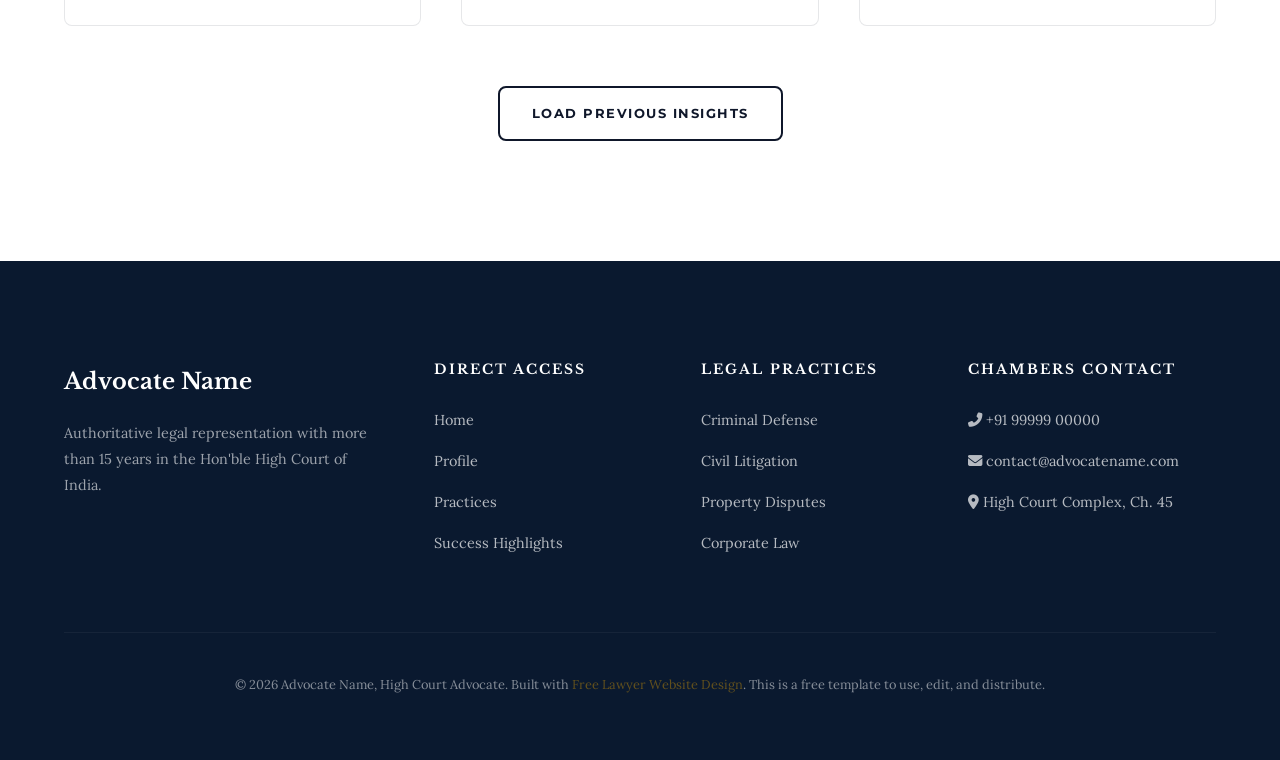
<file: blog.html>
<!DOCTYPE html>
<html lang="en">
<head>
    <meta charset="UTF-8">
    <meta name="viewport" content="width=device-width, initial-scale=1.0">
    <title>Legal Insights & Blog | Free Lawyer Website Design News</title>
    <meta name="description" content="Read expert legal analysis and articles on Indian law. Part of the free lawyer website design series. A customizable blog template for advocates and law firms.">
    <meta name="keywords" content="legal blog design, Indian lawyer articles, advocate news template, legal insights, free download lawyer blog">
    <link rel="canonical" href="https://yourdomain.com/blog.html">
    <link rel="stylesheet" href="https://cdnjs.cloudflare.com/ajax/libs/font-awesome/6.4.0/css/all.min.css">
    <link rel="stylesheet" href="css/global.css">
    <link rel="stylesheet" href="css/blog.css">
    <link rel="stylesheet" href="css/header.css">
</head>
<body>
    <div class="top-announcement" id="top-promo-bar">
        <div class="container">
            <span>Free Lawyer Website Template by <a href="mailto:contact@dezinet.ltd" target="_blank" rel="noopener noreferrer">Dezinet</a> • <a href="https://github.com/Dezinet/opensource-lawyer-portfolio" target="_blank" rel="noopener noreferrer">GitHub Repository</a> • Open Source & Editable</span>
            <button class="close-announcement" id="close-promo-bar" aria-label="Close announcement"><i class="fas fa-times"></i></button>
        </div>
    </div>

    <header id="main-header">
        <div class="container">
            <nav id="main-nav">
                <a href="index.html" class="logo">
                    <span class="logo-main">Advocate Name</span>
                    <span class="logo-sub">High Court Advocate</span>
                </a>
                <ul class="nav-links">
                    <li><a href="index.html">Home</a></li>
                    <li><a href="about.html">About</a></li>
                    <li><a href="practice-areas.html">Practice Areas</a></li>
                    <li><a href="experience.html">Experience</a></li>
                    <li><a href="blog.html" class="active">Blog</a></li>
                    <li><a href="contact.html">Contact</a></li>
                </ul>
                <div class="mobile-toggle" id="mobile-nav-toggle"><i class="fas fa-bars"></i></div>
            </nav>
        </div>
    </header>

    <main>
        <!-- Page Hero -->
        <section class="page-hero">
            <div class="container">
                <p class="page-hero-sub">Legal Insights</p>
                <h1>Analysis & Insights</h1>
            </div>
        </section>

        <!-- Blog Grid -->
        <section>
            <div class="container">
                <div class="section-header">
                    <span class="section-label">Legal Knowledge</span>
                    <h2>Navigating Legal Complexities</h2>
                    <p>Articles designed to clarify legal procedures and keep you informed about recent developments in High Court litigation.</p>
                </div>
                
                <div class="blog-grid">
                    <!-- Post 1 -->
                    <article class="blog-card">
                        <div class="blog-image">
                            <img src="assets/blog-post.webp" alt="Understanding Bail Process">
                        </div>
                        <div class="blog-content">
                            <span class="blog-date">March 15, 2026</span>
                            <h4>The Anticipatory Bail Process in High-Profile Cases</h4>
                            <p>Analyzing the crucial stages and requirements for securing anticipatory bail in the High Court, focusing on the legal safeguards provided by the law.</p>
                            <a href="#" class="read-more">Full Article <i class="fas fa-arrow-right"></i></a>
                        </div>
                    </article>

                    <!-- Post 2 -->
                    <article class="blog-card">
                        <div class="blog-image">
                            <img src="assets/blog-post.webp" alt="Legal Notice Response">
                        </div>
                        <div class="blog-content">
                            <span class="blog-date">February 28, 2026</span>
                            <h4>Received a Legal Notice? How to Formulate a Response</h4>
                            <p>A step-by-step guide on interpreting the legal requirements of a formal notice and why a well-drafted response is your first line of defense.</p>
                            <a href="#" class="read-more">Full Article <i class="fas fa-arrow-right"></i></a>
                        </div>
                    </article>

                    <!-- Post 3 -->
                    <article class="blog-card">
                        <div class="blog-image">
                            <img src="assets/blog-post.webp" alt="Property Disputes Analysis">
                        </div>
                        <div class="blog-content">
                            <span class="blog-date">January 10, 2026</span>
                            <h4>Common Legal Pitfalls in Commercial Property Disputes</h4>
                            <p>Sharing our expertise on regular causes of litigation in land ownership and the strategic preventive measures for property owners.</p>
                            <a href="#" class="read-more">Full Article <i class="fas fa-arrow-right"></i></a>
                        </div>
                    </article>
                </div>
                
                <!-- Pagination -->
                <div style="text-align:center; margin-top: 60px;">
                    <a href="#" class="btn btn-outline">Load Previous Insights</a>
                </div>
            </div>
        </section>
    </main>

    <footer>
        <div class="container">
            <div class="footer-top">
                <div class="footer-nav">
                    <span class="logo-main" style="color:white; font-size: 1.4rem;">Advocate Name</span>
                    <p style="opacity:0.6; margin-top:20px; font-size:0.9rem;">Authoritative legal representation with more than 15 years in the Hon'ble High Court of India.</p>
                </div>
                <div class="footer-nav">
                    <h4>Direct Access</h4>
                    <ul>
                        <li><a href="index.html">Home</a></li>
                        <li><a href="about.html">Profile</a></li>
                        <li><a href="practice-areas.html">Practices</a></li>
                        <li><a href="experience.html">Success Highlights</a></li>
                    </ul>
                </div>
                <div class="footer-nav">
                    <h4>Legal Practices</h4>
                    <ul>
                        <li><a href="practice-areas.html">Criminal Defense</a></li>
                        <li><a href="practice-areas.html">Civil Litigation</a></li>
                        <li><a href="practice-areas.html">Property Disputes</a></li>
                        <li><a href="practice-areas.html">Corporate Law</a></li>
                    </ul>
                </div>
                <div class="footer-nav">
                    <h4>Chambers Contact</h4>
                    <ul>
                        <li><i class="fas fa-phone-alt"></i> +91 99999 00000</li>
                        <li><i class="fas fa-envelope"></i> contact@advocatename.com</li>
                        <li><i class="fas fa-map-marker-alt"></i> High Court Complex, Ch. 45</li>
                    </ul>
                </div>
            </div>
            <div class="footer-bottom">
                <p>&copy; 2026 Advocate Name, High Court Advocate. Built with <a href="#" style="color:var(--accent); text-decoration:none;">Free Lawyer Website Design</a>. This is a free template to use, edit, and distribute.</p>
            </div>
        </div>
    </footer>
    <script src="js/main.js"></script>
</body>
</html>
</file>
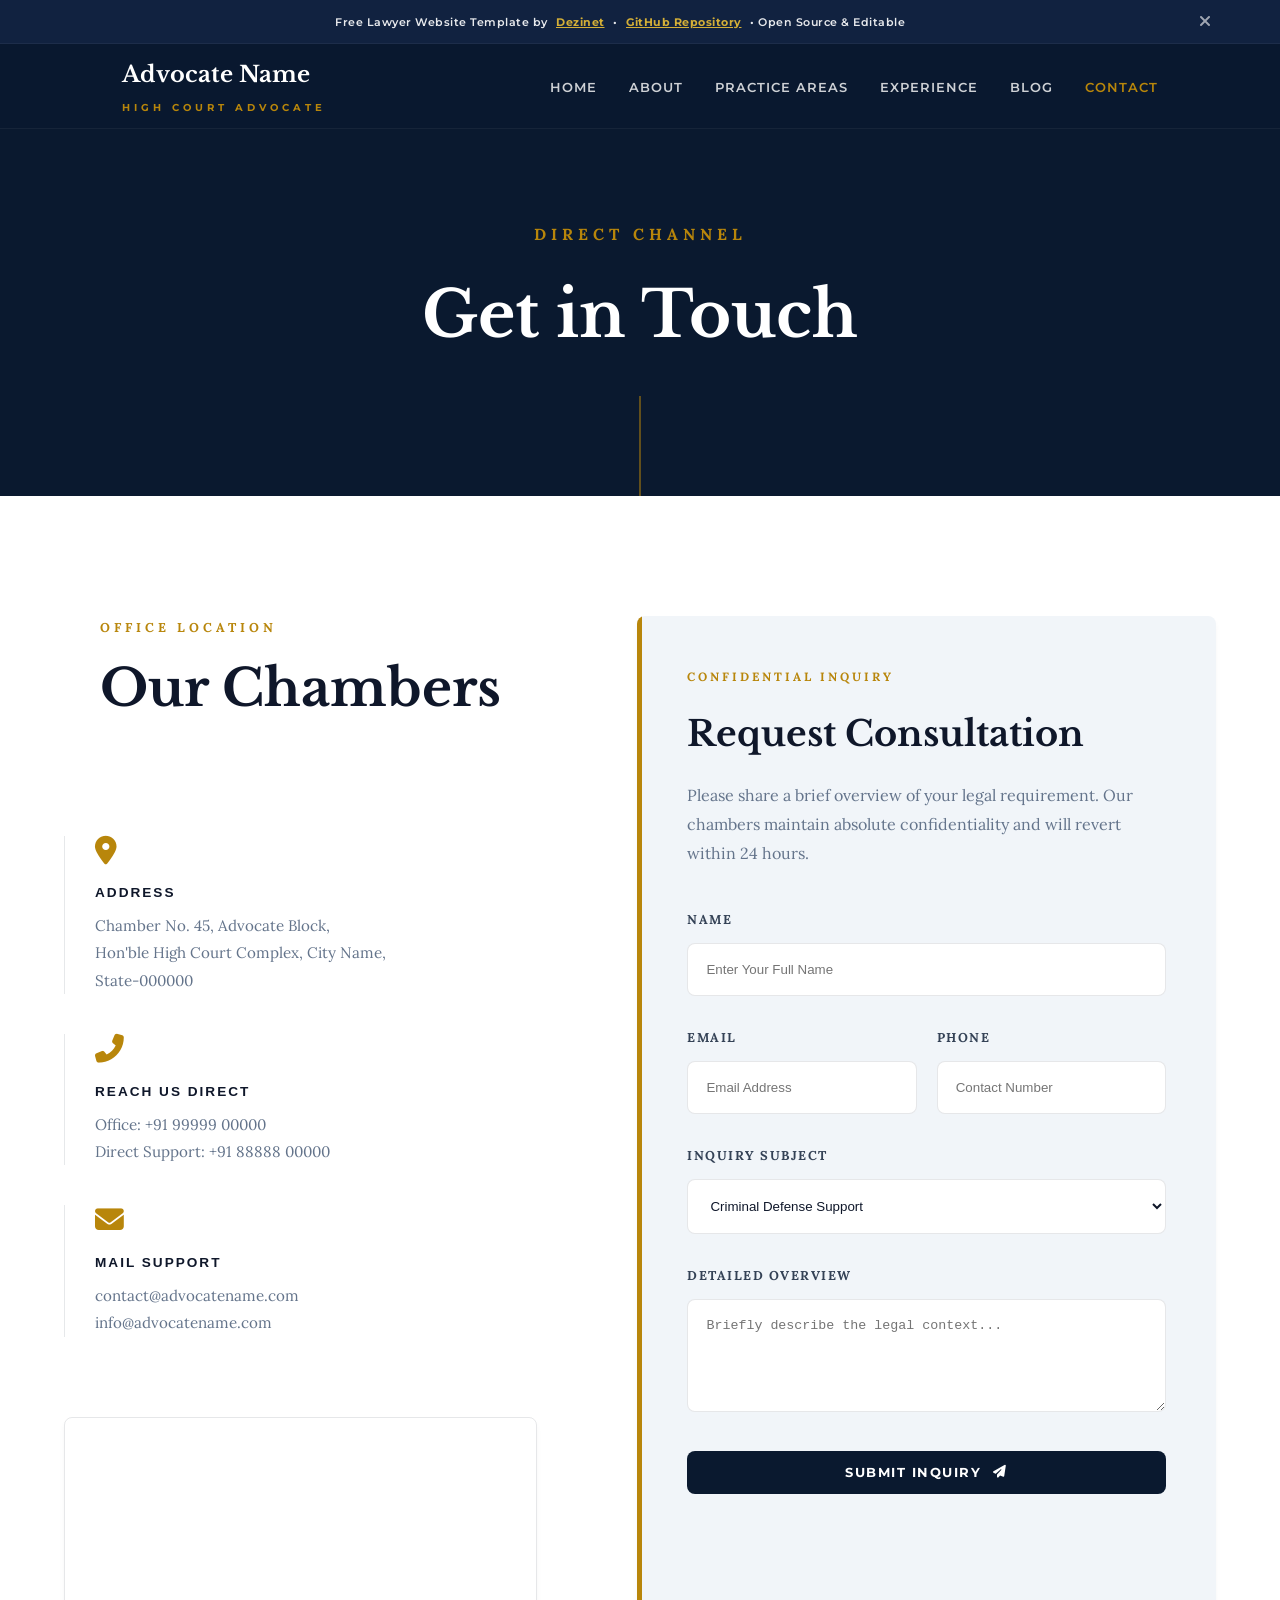
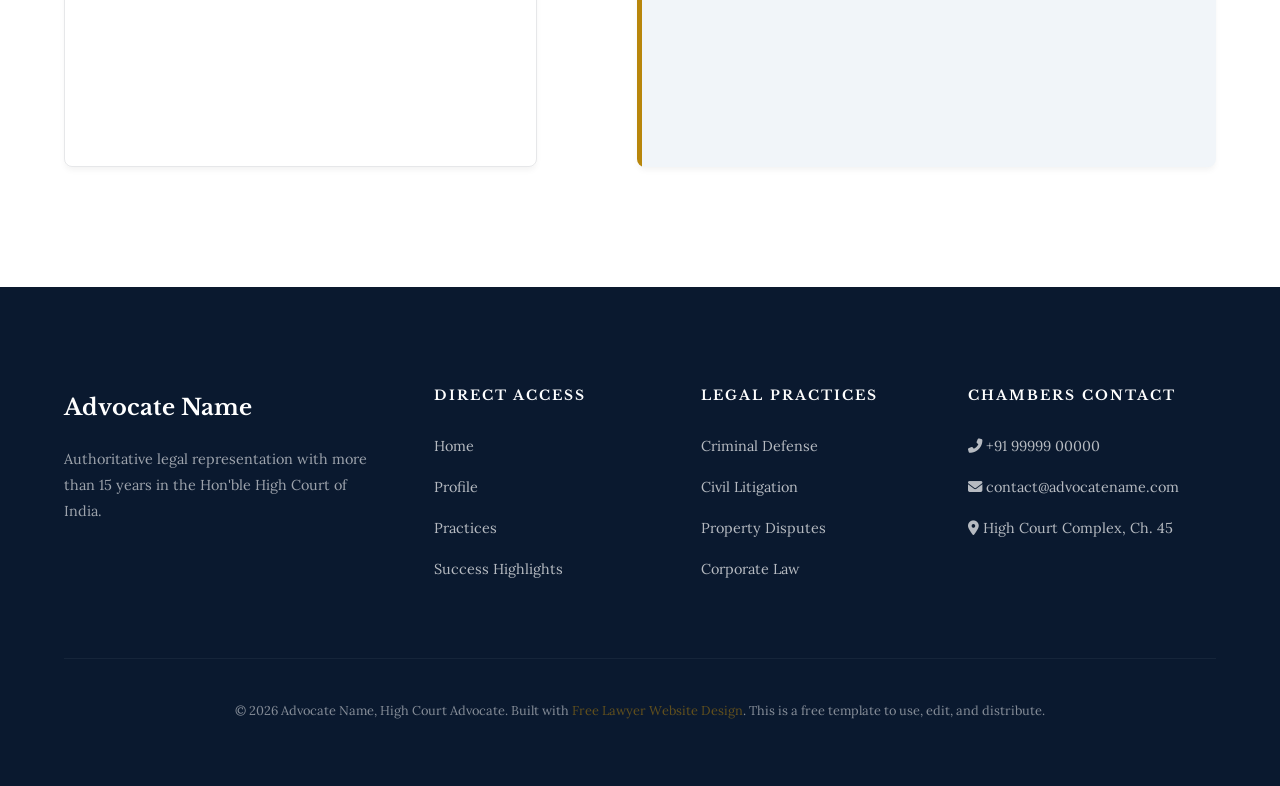
<file: contact.html>
<!DOCTYPE html>
<html lang="en">
<head>
    <meta charset="UTF-8">
    <meta name="viewport" content="width=device-width, initial-scale=1.0">
    <title>Contact Indian Advocate | Free Lawyer Website Design Consultation</title>
    <meta name="description" content="Get in touch with a High Court Advocate. Part of the free lawyer website design series. Use this customizable contact page for your legal practice. Free download available.">
    <meta name="keywords" content="contact lawyer, legal consultation form, advocate contact details, Indian lawyer website, free download lawyer contact page">
    <link rel="canonical" href="https://yourdomain.com/contact.html">
    <link rel="stylesheet" href="https://cdnjs.cloudflare.com/ajax/libs/font-awesome/6.4.0/css/all.min.css">
    <link rel="stylesheet" href="css/global.css">
    <link rel="stylesheet" href="css/contact.css">
    <link rel="stylesheet" href="css/header.css">
</head>
<body>
    <div class="top-announcement" id="top-promo-bar">
        <div class="container">
            <span>Free Lawyer Website Template by <a href="mailto:contact@dezinet.ltd" target="_blank" rel="noopener noreferrer">Dezinet</a> • <a href="https://github.com/Dezinet/opensource-lawyer-portfolio" target="_blank" rel="noopener noreferrer">GitHub Repository</a> • Open Source & Editable</span>
            <button class="close-announcement" id="close-promo-bar" aria-label="Close announcement"><i class="fas fa-times"></i></button>
        </div>
    </div>

    <header id="main-header">
        <div class="container">
            <nav id="main-nav">
                <a href="index.html" class="logo">
                    <span class="logo-main">Advocate Name</span>
                    <span class="logo-sub">High Court Advocate</span>
                </a>
                <ul class="nav-links">
                    <li><a href="index.html">Home</a></li>
                    <li><a href="about.html">About</a></li>
                    <li><a href="practice-areas.html">Practice Areas</a></li>
                    <li><a href="experience.html">Experience</a></li>
                    <li><a href="blog.html">Blog</a></li>
                    <li><a href="contact.html" class="active">Contact</a></li>
                </ul>
                <div class="mobile-toggle" id="mobile-nav-toggle"><i class="fas fa-bars"></i></div>
            </nav>
        </div>
    </header>

    <main>
        <!-- Page Hero -->
        <section class="page-hero">
            <div class="container">
                <p class="page-hero-sub">Direct Channel</p>
                <h1>Get in Touch</h1>
            </div>
        </section>

        <!-- Contact Section -->
        <section>
            <div class="container contact-container">
                
                <!-- Contact Info Column -->
                <div class="contact-info">
                    <div class="section-header" style="text-align: left; margin-bottom: 50px;">
                        <span class="section-label">Office Location</span>
                        <h2>Our Chambers</h2>
                    </div>
                    
                    <div class="contact-method">
                        <i class="fas fa-map-marker-alt"></i>
                        <h4>Address</h4>
                        <p style="color: var(--text-muted);">Chamber No. 45, Advocate Block,<br>Hon'ble High Court Complex, City Name,<br>State-000000</p>
                    </div>

                    <div class="contact-method">
                        <i class="fas fa-phone-alt"></i>
                        <h4>Reach Us Direct</h4>
                        <p style="color: var(--text-muted);">Office: +91 99999 00000<br>Direct Support: +91 88888 00000</p>
                    </div>

                    <div class="contact-method">
                        <i class="fas fa-envelope"></i>
                        <h4>Mail Support</h4>
                        <p style="color: var(--text-muted);">contact@advocatename.com<br>info@advocatename.com</p>
                    </div>
                    
                    <div class="map-container">
                        <iframe 
                            src="https://www.google.com/maps/embed?pb=!1m18!1m12!1m3!1d3501.99!2d77.20!3d28.61!2m3!1f0!2f0!3f0!3m2!1i1024!2i768!4f13.1!3m3!1m2!1s0x0!2zMjjCsDM2JzM2LjAiTiA3N8KwMTInMDAuMCJF!5e0!3m2!1sen!2sin!4v1600000000000!5m2!1sen!2sin" 
                            width="100%" 
                            height="100%" 
                            style="border:0;" 
                            allowfullscreen="" 
                            loading="lazy">
                        </iframe>
                    </div>
                </div>

                <!-- Contact Form Column -->
                <div class="form-box">
                    <div class="contact-form">
                        <span class="section-label">Confidential Inquiry</span>
                        <h3 style="margin: 1.5rem 0;">Request Consultation</h3>
                        <p style="color: var(--text-muted); margin-bottom: 40px;">Please share a brief overview of your legal requirement. Our chambers maintain absolute confidentiality and will revert within 24 hours.</p>
                        
                        <form action="https://formspree.io/f/placeholder" method="POST">
                            <div class="form-group">
                                <label for="form-name">Name</label>
                                <input type="text" id="form-name" name="name" required placeholder="Enter Your Full Name">
                            </div>
                            
                            <div class="form-group" style="display: grid; grid-template-columns: 1fr 1fr; gap: 20px;">
                                <div>
                                    <label for="form-email">Email</label>
                                    <input type="email" id="form-email" name="email" required placeholder="Email Address">
                                </div>
                                <div>
                                    <label for="form-phone">Phone</label>
                                    <input type="tel" id="form-phone" name="phone" required placeholder="Contact Number">
                                </div>
                            </div>

                            <div class="form-group">
                                <label for="form-subject">Inquiry Subject</label>
                                <select name="subject" id="form-subject" style="width: 100%; padding: 18px; border-radius: var(--radius); border: 1px solid var(--border); font-family: 'Inter', sans-serif;">
                                    <option value="criminal">Criminal Defense Support</option>
                                    <option value="civil">Civil Litigation Matters</option>
                                    <option value="corporate">Corporate & Compliance Advisory</option>
                                    <option value="succession">Property & Succession Law</option>
                                    <option value="other">Other Legal Inquiry</option>
                                </select>
                            </div>

                            <div class="form-group">
                                <label for="form-message">Detailed Overview</label>
                                <textarea id="form-message" name="message" rows="5" required placeholder="Briefly describe the legal context..."></textarea>
                            </div>
                            
                            <button type="submit" class="btn btn-primary" style="width: 100%;">Submit Inquiry <i class="fas fa-paper-plane"></i></button>
                        </form>
                    </div>
                </div>

            </div>
        </section>
    </main>

    <footer>
        <div class="container">
            <div class="footer-top">
                <div class="footer-nav">
                    <span class="logo-main" style="color:white; font-size: 1.4rem;">Advocate Name</span>
                    <p style="opacity:0.6; margin-top:20px; font-size:0.9rem;">Authoritative legal representation with more than 15 years in the Hon'ble High Court of India.</p>
                </div>
                <div class="footer-nav">
                    <h4>Direct Access</h4>
                    <ul>
                        <li><a href="index.html">Home</a></li>
                        <li><a href="about.html">Profile</a></li>
                        <li><a href="practice-areas.html">Practices</a></li>
                        <li><a href="experience.html">Success Highlights</a></li>
                    </ul>
                </div>
                <div class="footer-nav">
                    <h4>Legal Practices</h4>
                    <ul>
                        <li><a href="practice-areas.html">Criminal Defense</a></li>
                        <li><a href="practice-areas.html">Civil Litigation</a></li>
                        <li><a href="practice-areas.html">Property Disputes</a></li>
                        <li><a href="practice-areas.html">Corporate Law</a></li>
                    </ul>
                </div>
                <div class="footer-nav">
                    <h4>Chambers Contact</h4>
                    <ul>
                        <li><i class="fas fa-phone-alt"></i> +91 99999 00000</li>
                        <li><i class="fas fa-envelope"></i> contact@advocatename.com</li>
                        <li><i class="fas fa-map-marker-alt"></i> High Court Complex, Ch. 45</li>
                    </ul>
                </div>
            </div>
            <div class="footer-bottom">
                <p>&copy; 2026 Advocate Name, High Court Advocate. Built with <a href="#" style="color:var(--accent); text-decoration:none;">Free Lawyer Website Design</a>. This is a free template to use, edit, and distribute.</p>
            </div>
        </div>
    </footer>
    <script src="js/main.js"></script>
</body>
</html>
</file>
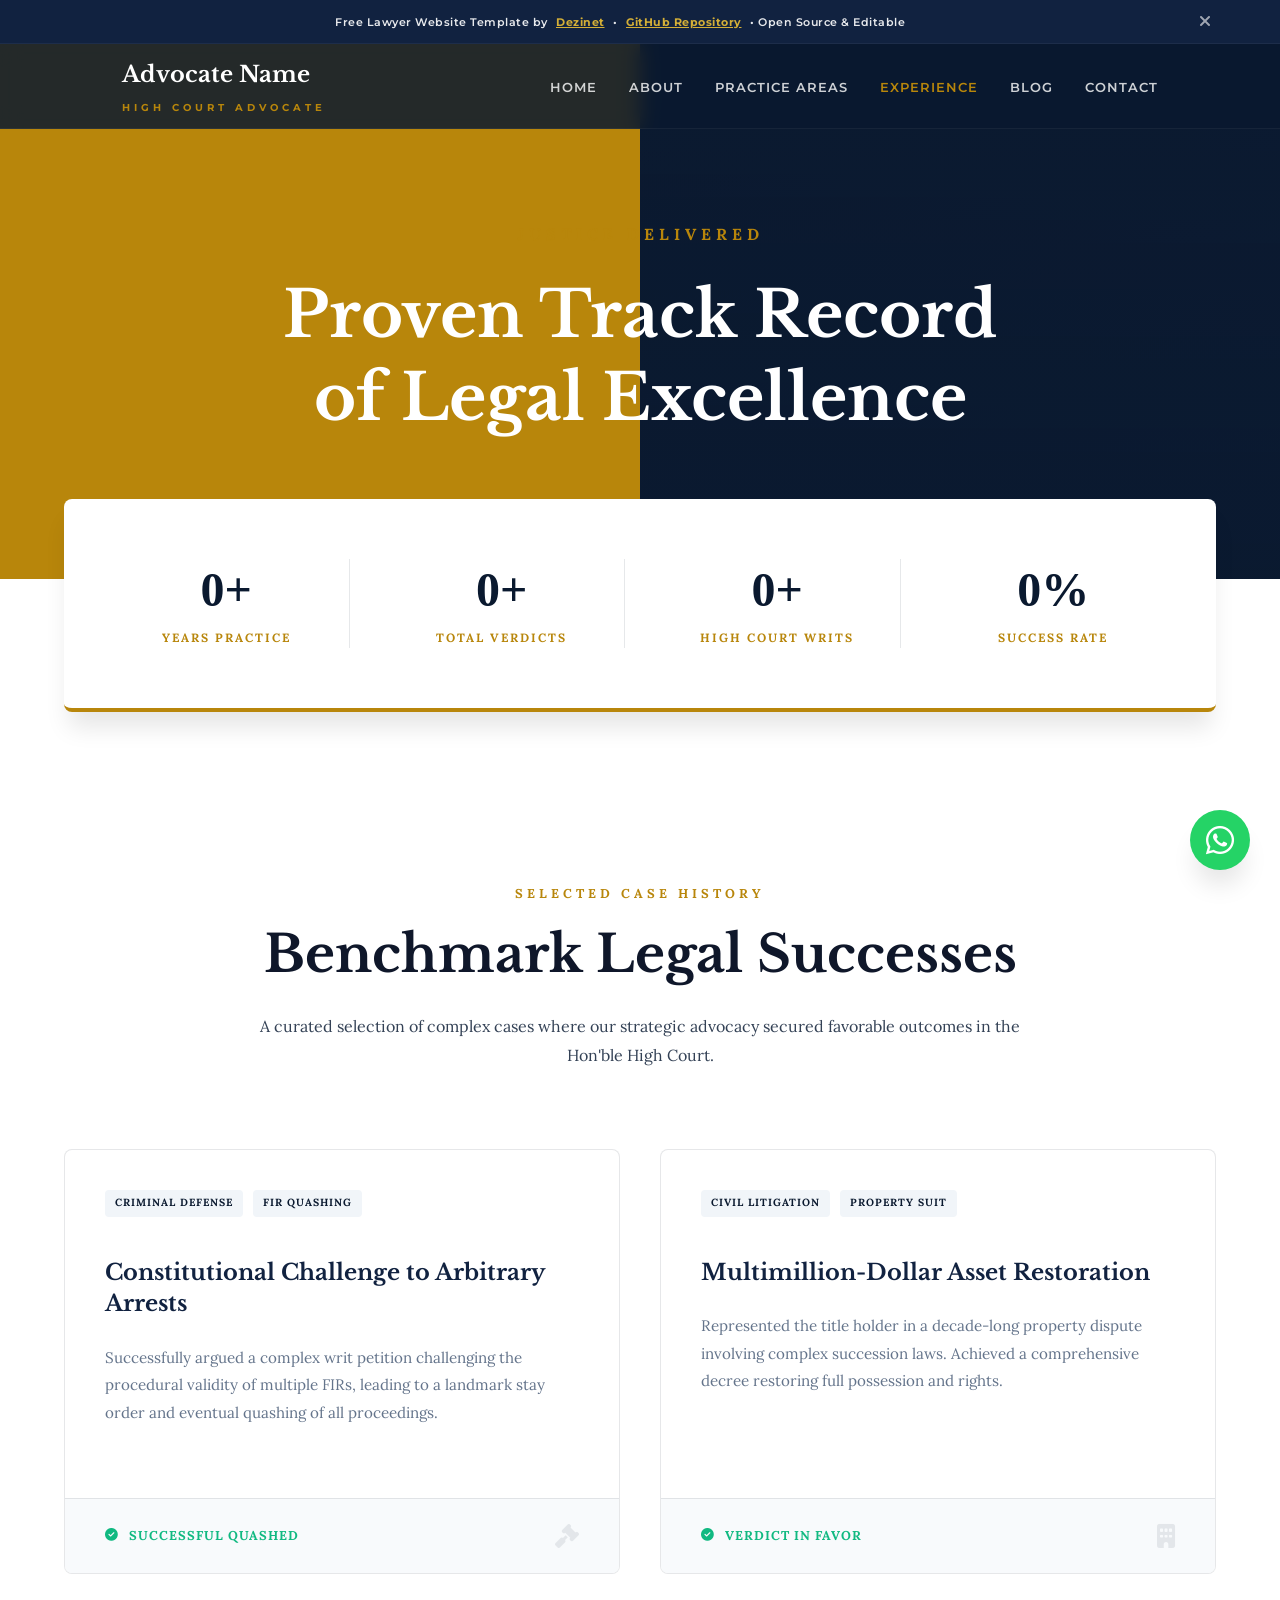
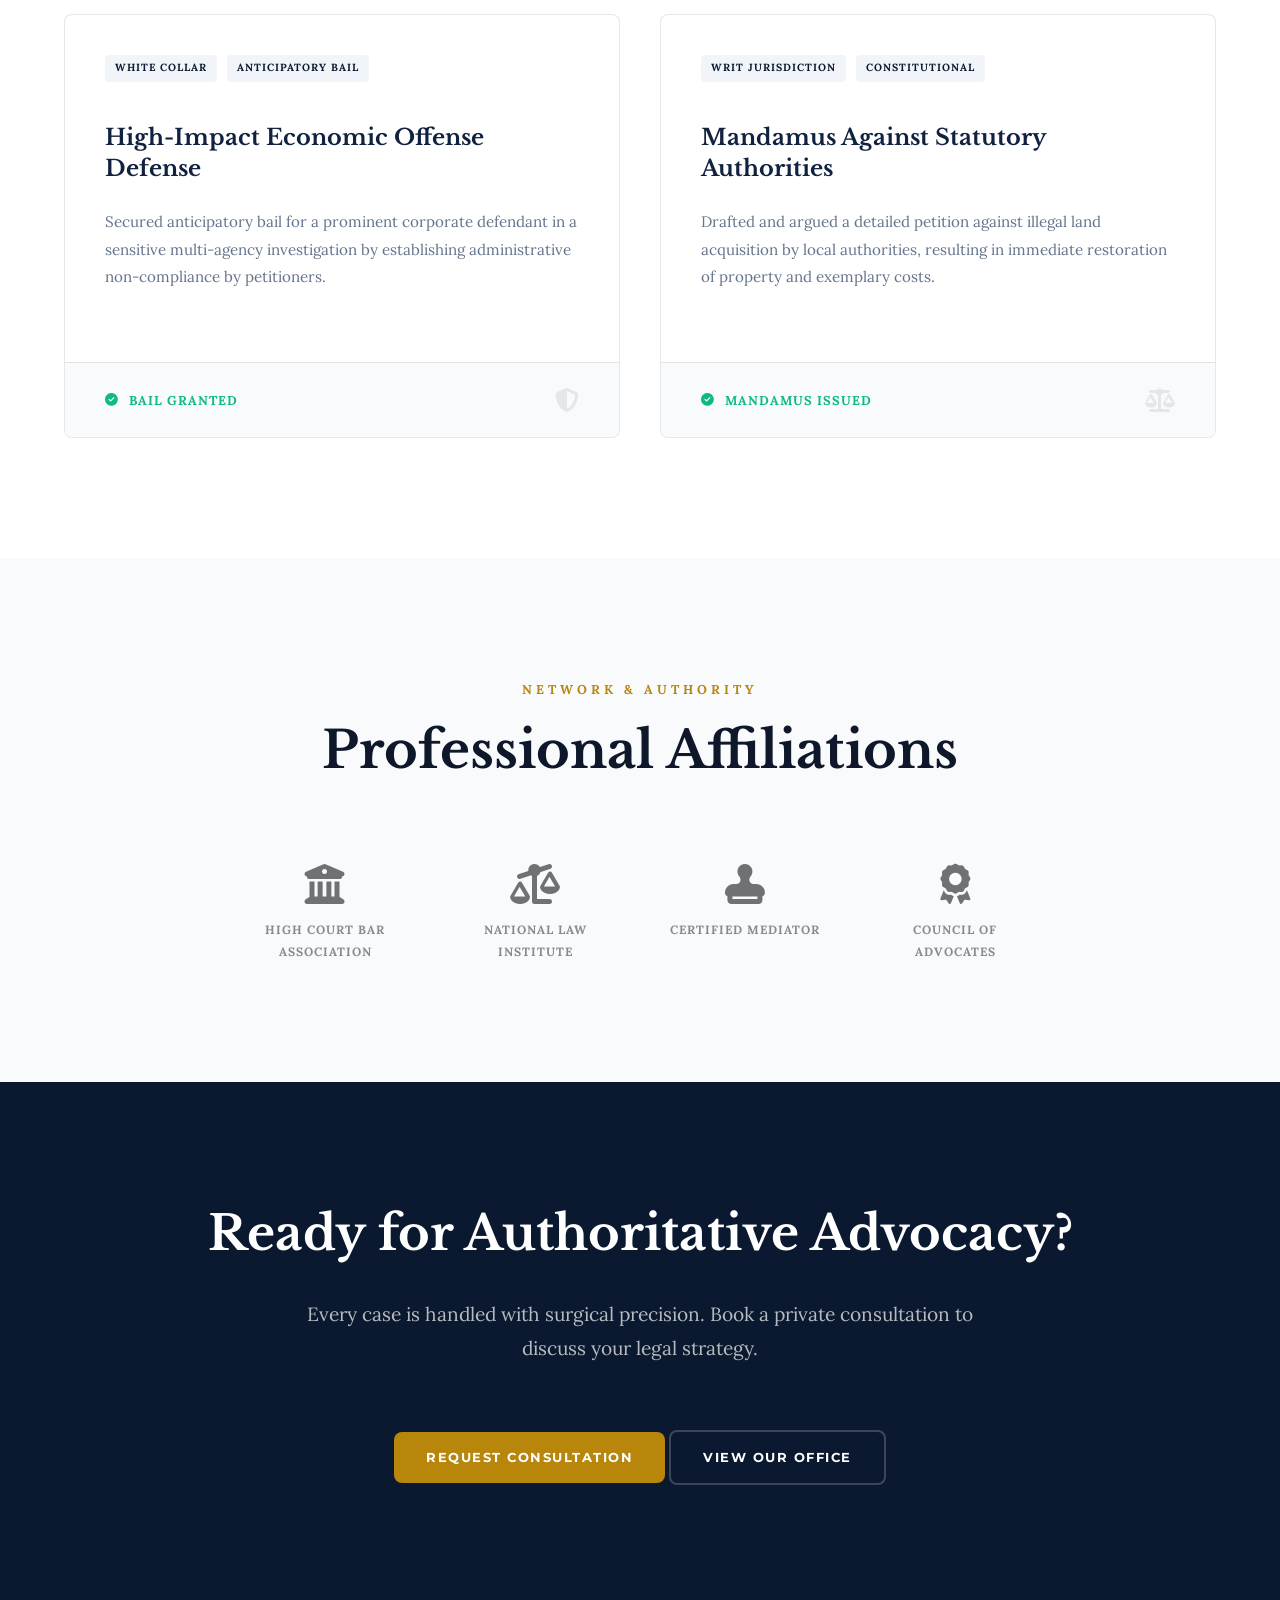
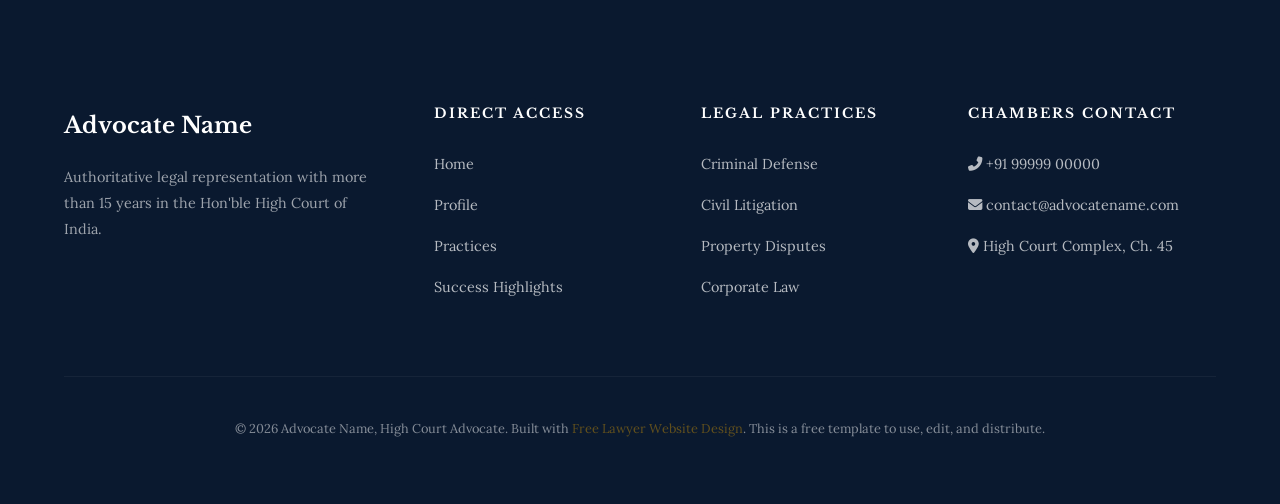
<file: experience.html>
<!DOCTYPE html>
<html lang="en">
<head>
    <meta charset="UTF-8">
    <meta name="viewport" content="width=device-width, initial-scale=1.0">
    <title>Lawyer Success Stories & Case Experience | Indian Advocate Portfolio</title>
    <meta name="description" content="View the track record and case studies of an Indian High Court Advocate. Success highlights in Criminal, Civil, and Corporate law. Free downloadable lawyer website template.">
    <meta name="keywords" content="lawyer success stories, legal case studies, advocate experience, Indian High Court cases, professional lawyer portfolio">
    <link rel="canonical" href="https://yourdomain.com/experience.html">
    
    <!-- External Dependencies -->
    <link rel="stylesheet" href="https://cdnjs.cloudflare.com/ajax/libs/font-awesome/6.4.0/css/all.min.css">
    
    <!-- Core CSS Architecture -->
    <link rel="stylesheet" href="css/global.css">
    <link rel="stylesheet" href="css/experience.css">
    <link rel="stylesheet" href="css/header.css">
</head>
<body>
    <div class="top-announcement" id="top-promo-bar">
        <div class="container">
            <span>Free Lawyer Website Template by <a href="mailto:contact@dezinet.ltd" target="_blank" rel="noopener noreferrer">Dezinet</a> • <a href="https://github.com/Dezinet/opensource-lawyer-portfolio" target="_blank" rel="noopener noreferrer">GitHub Repository</a> • Open Source & Editable</span>
            <button class="close-announcement" id="close-promo-bar" aria-label="Close announcement"><i class="fas fa-times"></i></button>
        </div>
    </div>

    <header id="main-header">
        <div class="container">
            <nav id="main-nav">
                <a href="index.html" class="logo">
                    <span class="logo-main">Advocate Name</span>
                    <span class="logo-sub">High Court Advocate</span>
                </a>
                <ul class="nav-links">
                    <li><a href="index.html">Home</a></li>
                    <li><a href="about.html">About</a></li>
                    <li><a href="practice-areas.html">Practice Areas</a></li>
                    <li><a href="experience.html" class="active">Experience</a></li>
                    <li><a href="blog.html">Blog</a></li>
                    <li><a href="contact.html">Contact</a></li>
                </ul>
                <div class="mobile-toggle" id="mobile-nav-toggle"><i class="fas fa-bars"></i></div>
            </nav>
        </div>
    </header>

    <main>
        <!-- Premium Page Hero -->
        <section class="page-hero experience-page-hero reveal">
            <div class="container">
                <p class="page-hero-sub">Justice Delivered</p>
                <h1>Proven Track Record <br>of Legal Excellence</h1>
            </div>
        </section>

        <!-- Stats Overlay Section -->
        <section style="padding: 0; margin-bottom: 50px;">
            <div class="container">
                <div class="stats-floating reveal">
                    <div class="floating-stat-item">
                        <h3 class="counter-num" data-target="15">0+</h3>
                        <p>Years Practice</p>
                    </div>
                    <div class="floating-stat-item">
                        <h3 class="counter-num" data-target="480">0+</h3>
                        <p>Total Verdicts</p>
                    </div>
                    <div class="floating-stat-item">
                        <h3 class="counter-num" data-target="120">0+</h3>
                        <p>High Court Writs</p>
                    </div>
                    <div class="floating-stat-item">
                        <h3 class="counter-num" data-target="98">0%</h3>
                        <p>Success Rate</p>
                    </div>
                </div>
            </div>
        </section>

        <!-- Case Studies Section -->
        <section>
            <div class="container">
                <div class="section-header reveal">
                    <span class="section-label">Selected Case History</span>
                    <h2>Benchmark Legal Successes</h2>
                    <p>A curated selection of complex cases where our strategic advocacy secured favorable outcomes in the Hon'ble High Court.</p>
                </div>

                <div class="case-studies-grid">
                    <!-- Case 1: Criminal -->
                    <div class="case-study-card reveal">
                        <div class="case-header">
                            <div class="case-meta">
                                <span class="case-tag">Criminal Defense</span>
                                <span class="case-tag">FIR Quashing</span>
                            </div>
                        </div>
                        <div class="case-body">
                            <h4>Constitutional Challenge to Arbitrary Arrests</h4>
                            <p>Successfully argued a complex writ petition challenging the procedural validity of multiple FIRs, leading to a landmark stay order and eventual quashing of all proceedings.</p>
                        </div>
                        <div class="case-footer">
                            <div class="case-status">
                                <i class="fas fa-check-circle"></i>
                                <span>Successful Quashed</span>
                            </div>
                            <i class="fas fa-gavel" style="opacity: 0.1; font-size: 1.5rem;"></i>
                        </div>
                    </div>

                    <!-- Case 2: Property -->
                    <div class="case-study-card reveal reveal-delayed">
                        <div class="case-header">
                            <div class="case-meta">
                                <span class="case-tag">Civil Litigation</span>
                                <span class="case-tag">Property Suit</span>
                            </div>
                        </div>
                        <div class="case-body">
                            <h4>Multimillion-Dollar Asset Restoration</h4>
                            <p>Represented the title holder in a decade-long property dispute involving complex succession laws. Achieved a comprehensive decree restoring full possession and rights.</p>
                        </div>
                        <div class="case-footer">
                            <div class="case-status">
                                <i class="fas fa-check-circle"></i>
                                <span>Verdict in Favor</span>
                            </div>
                            <i class="fas fa-building" style="opacity: 0.1; font-size: 1.5rem;"></i>
                        </div>
                    </div>

                    <!-- Case 3: Bail -->
                    <div class="case-study-card reveal">
                        <div class="case-header">
                            <div class="case-meta">
                                <span class="case-tag">White Collar</span>
                                <span class="case-tag">Anticipatory Bail</span>
                            </div>
                        </div>
                        <div class="case-body">
                            <h4>High-Impact Economic Offense Defense</h4>
                            <p>Secured anticipatory bail for a prominent corporate defendant in a sensitive multi-agency investigation by establishing administrative non-compliance by petitioners.</p>
                        </div>
                        <div class="case-footer">
                            <div class="case-status">
                                <i class="fas fa-check-circle"></i>
                                <span>Bail Granted</span>
                            </div>
                            <i class="fas fa-shield-alt" style="opacity: 0.1; font-size: 1.5rem;"></i>
                        </div>
                    </div>

                    <!-- Case 4: Writ -->
                    <div class="case-study-card reveal reveal-delayed">
                        <div class="case-header">
                            <div class="case-meta">
                                <span class="case-tag">Writ Jurisdiction</span>
                                <span class="case-tag">Constitutional</span>
                            </div>
                        </div>
                        <div class="case-body">
                            <h4>Mandamus Against Statutory Authorities</h4>
                            <p>Drafted and argued a detailed petition against illegal land acquisition by local authorities, resulting in immediate restoration of property and exemplary costs.</p>
                        </div>
                        <div class="case-footer">
                            <div class="case-status">
                                <i class="fas fa-check-circle"></i>
                                <span>Mandamus Issued</span>
                            </div>
                            <i class="fas fa-balance-scale" style="opacity: 0.1; font-size: 1.5rem;"></i>
                        </div>
                    </div>
                </div>
            </div>
        </section>

        <!-- Affiliations & Recognition -->
        <section class="section-alt">
            <div class="container">
                <div class="section-header reveal">
                    <span class="section-label">Network & Authority</span>
                    <h2>Professional Affiliations</h2>
                </div>
                
                <div class="affiliations-grid reveal">
                    <div class="affiliation-item">
                        <i class="fas fa-university"></i>
                        <span>High Court Bar Association</span>
                    </div>
                    <div class="affiliation-item">
                        <i class="fas fa-balance-scale-left"></i>
                        <span>National Law Institute</span>
                    </div>
                    <div class="affiliation-item">
                        <i class="fas fa-stamp"></i>
                        <span>Certified Mediator</span>
                    </div>
                    <div class="affiliation-item">
                        <i class="fas fa-award"></i>
                        <span>Council of Advocates</span>
                    </div>
                </div>
            </div>
        </section>

        <!-- Final CTA -->
        <section class="reveal" style="background: var(--primary); padding: 120px 0;">
            <div class="container" style="text-align: center;">
                <h2 style="color:white; font-size: 3rem; margin-bottom: 2rem;">Ready for Authoritative Advocacy?</h2>
                <p style="color: rgba(255,255,255,0.7); max-width: 700px; margin: 0 auto 4rem; font-size: 1.2rem;">Every case is handled with surgical precision. Book a private consultation to discuss your legal strategy.</p>
                <div class="hero-btns" style="justify-content: center;">
                    <a href="contact.html" class="btn btn-accent">Request Consultation</a>
                    <a href="contact.html" class="btn btn-outline" style="border-color: rgba(255,255,255,0.2); color:white;">View Our Office</a>
                </div>
            </div>
        </section>
    </main>

    <footer>
        <div class="container">
            <div class="footer-top">
                <div class="footer-nav">
                    <span class="logo-main" style="color:white; font-size: 1.4rem;">Advocate Name</span>
                    <p style="opacity:0.6; margin-top:20px; font-size:0.9rem;">Authoritative legal representation with more than 15 years in the Hon'ble High Court of India.</p>
                </div>
                <div class="footer-nav">
                    <h4>Direct Access</h4>
                    <ul>
                        <li><a href="index.html">Home</a></li>
                        <li><a href="about.html">Profile</a></li>
                        <li><a href="practice-areas.html">Practices</a></li>
                        <li><a href="experience.html">Success Highlights</a></li>
                    </ul>
                </div>
                <div class="footer-nav">
                    <h4>Legal Practices</h4>
                    <ul>
                        <li><a href="practice-areas.html">Criminal Defense</a></li>
                        <li><a href="practice-areas.html">Civil Litigation</a></li>
                        <li><a href="practice-areas.html">Property Disputes</a></li>
                        <li><a href="practice-areas.html">Corporate Law</a></li>
                    </ul>
                </div>
                <div class="footer-nav">
                    <h4>Chambers Contact</h4>
                    <ul>
                        <li><i class="fas fa-phone-alt"></i> +91 99999 00000</li>
                        <li><i class="fas fa-envelope"></i> contact@advocatename.com</li>
                        <li><i class="fas fa-map-marker-alt"></i> High Court Complex, Ch. 45</li>
                    </ul>
                </div>
            </div>
            <div class="footer-bottom">
                <p>&copy; 2026 Advocate Name, High Court Advocate. Built with <a href="#" style="color:var(--accent); text-decoration:none;">Free Lawyer Website Design</a>. This is a free template to use, edit, and distribute.</p>
            </div>
        </div>
    </footer>

    <!-- Floating Sticky Button (WA/CTA) -->
    <a href="https://wa.me/919999900000" target="_blank" style="position: fixed; bottom: 30px; right: 30px; background: #25d366; color: white; width: 60px; height: 60px; border-radius: 50%; display: flex; align-items: center; justify-content: center; font-size: 2rem; box-shadow: var(--shadow-lg); z-index: 999; transition: var(--transition);">
        <i class="fab fa-whatsapp"></i>
    </a>

    <script src="js/main.js"></script>
</body>
</html>
</file>
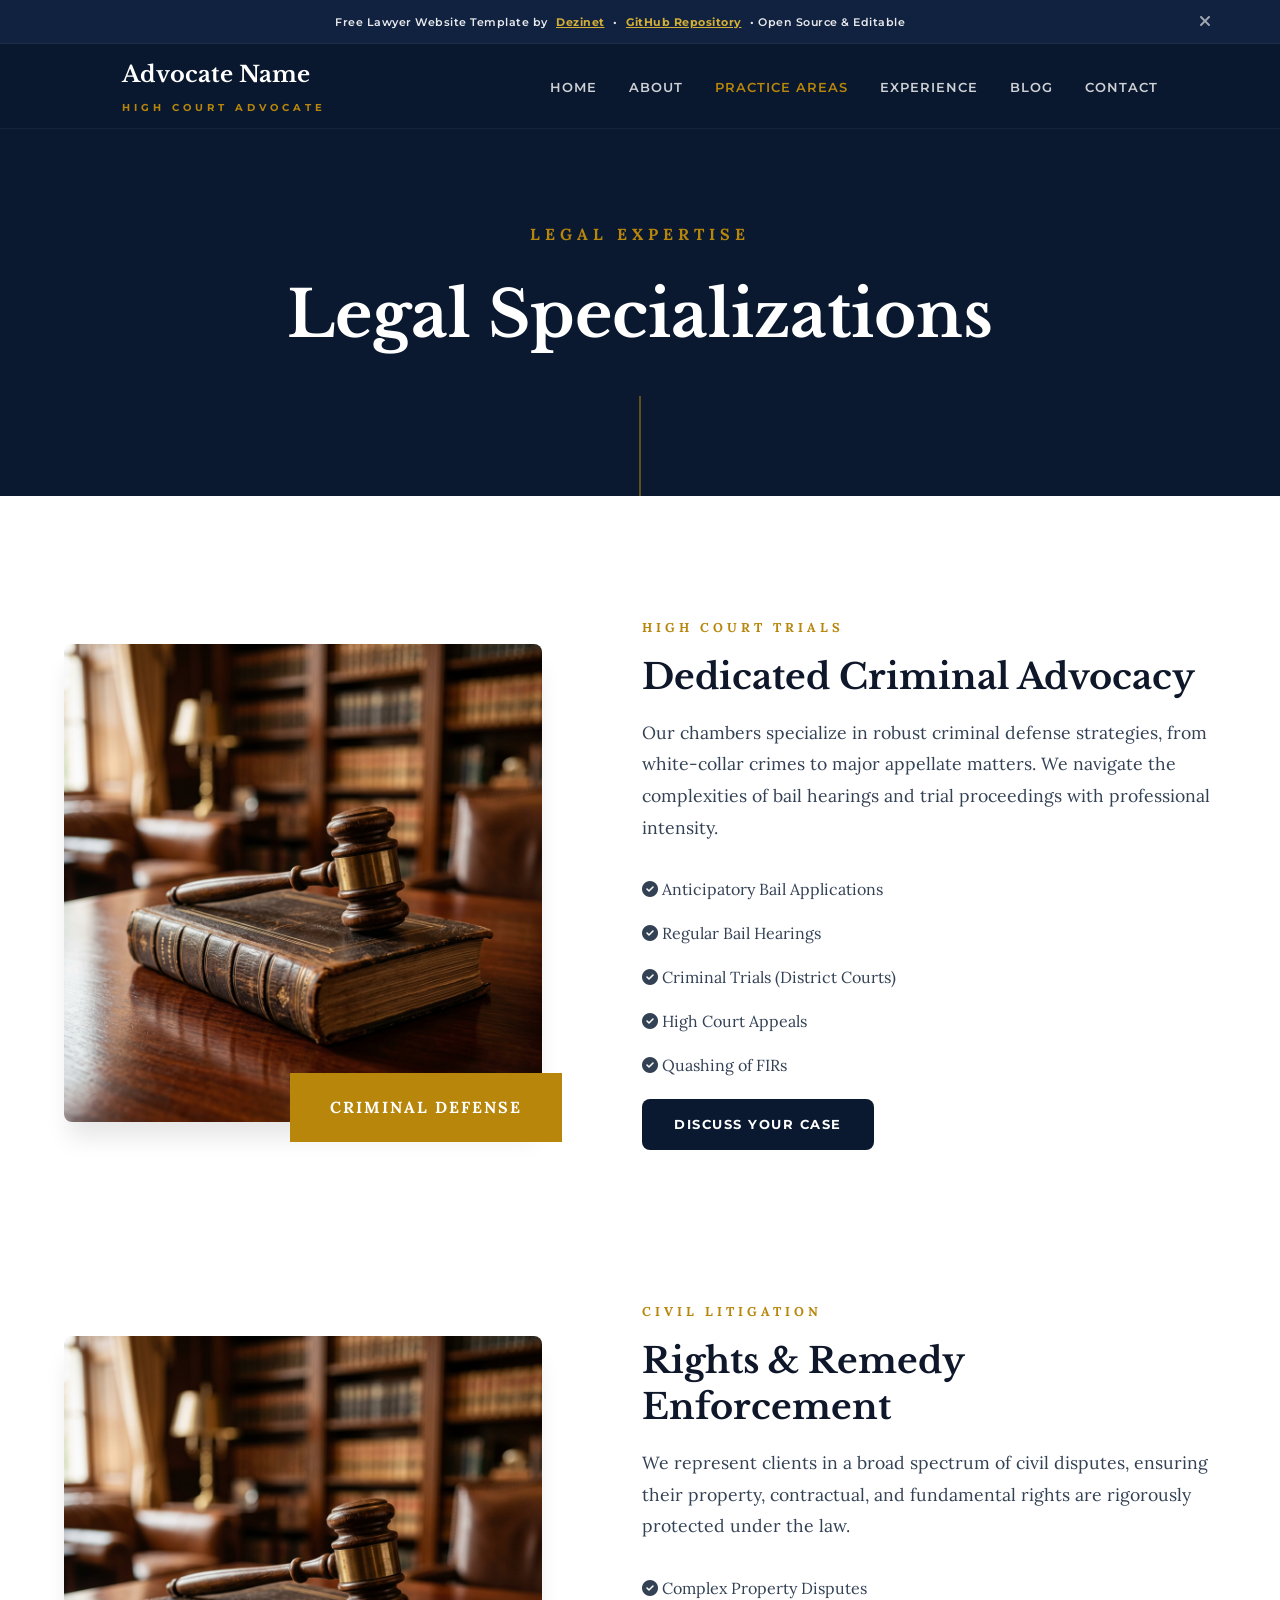
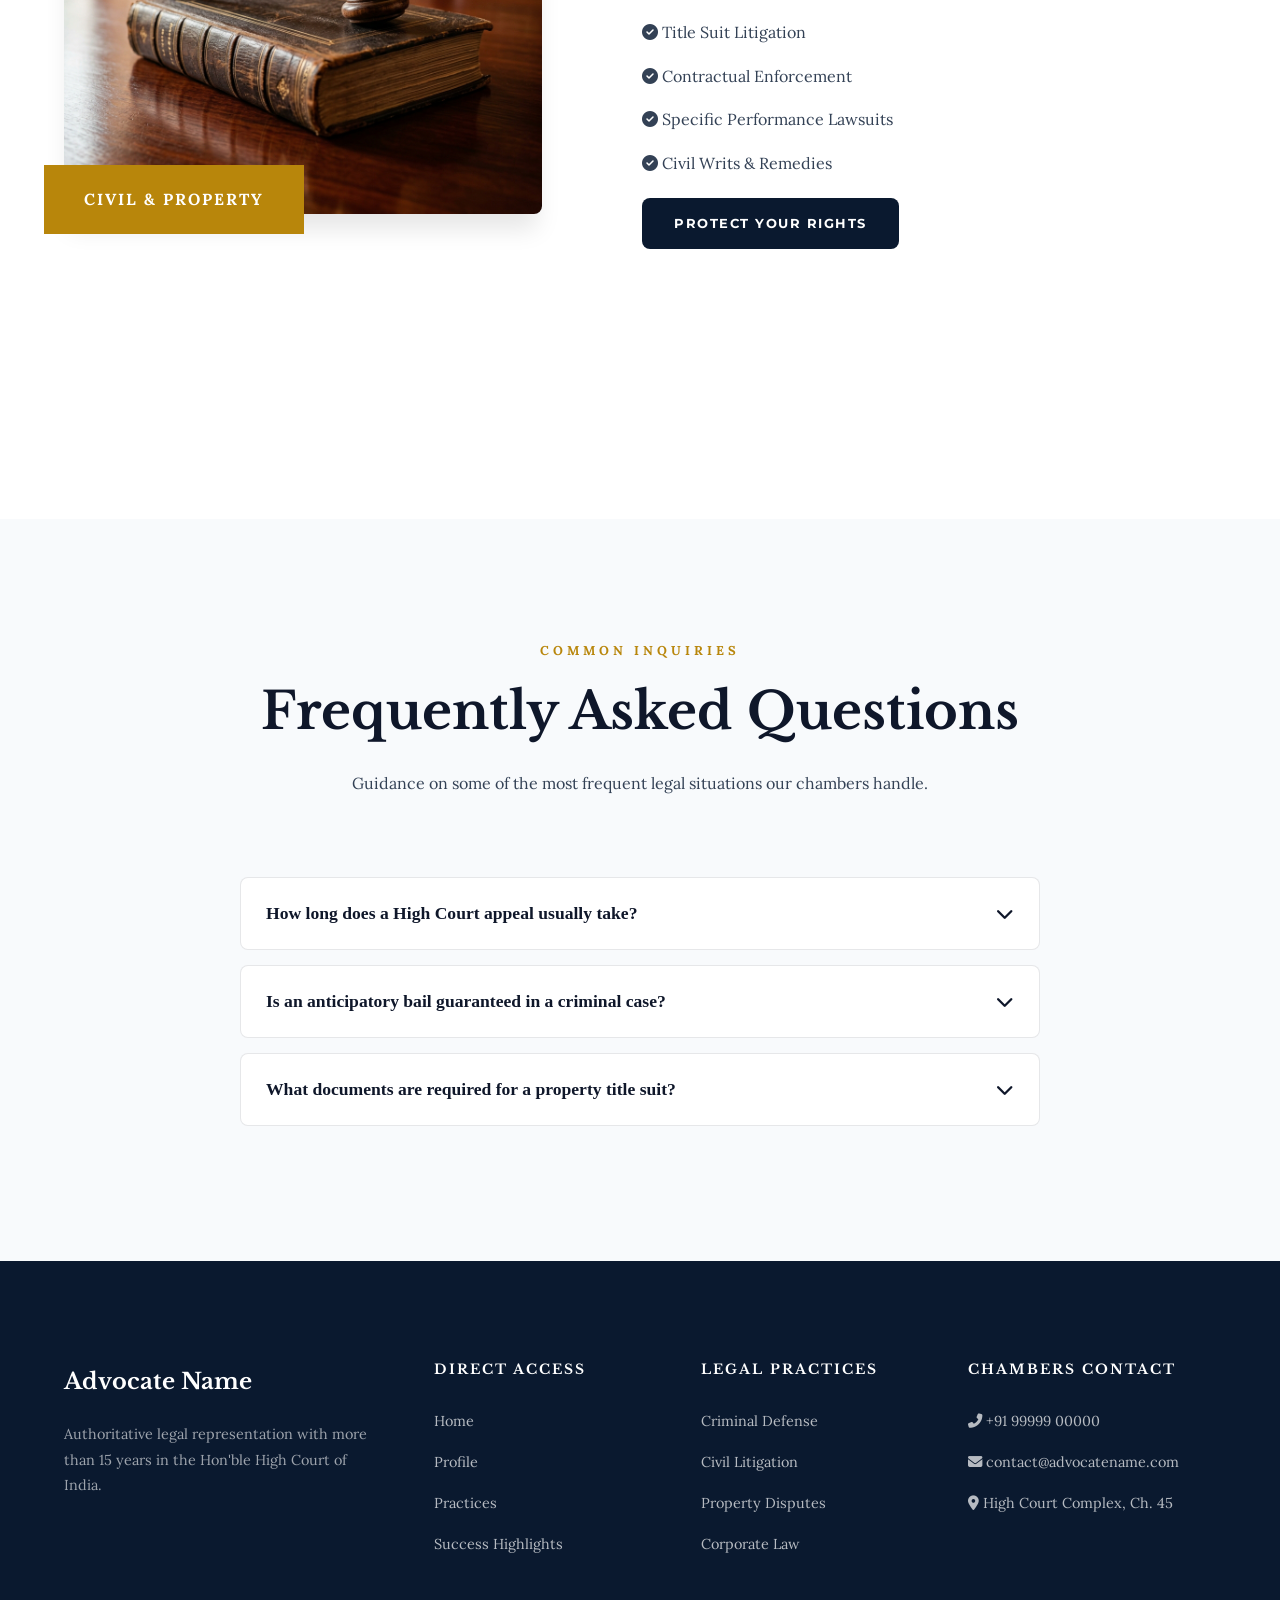
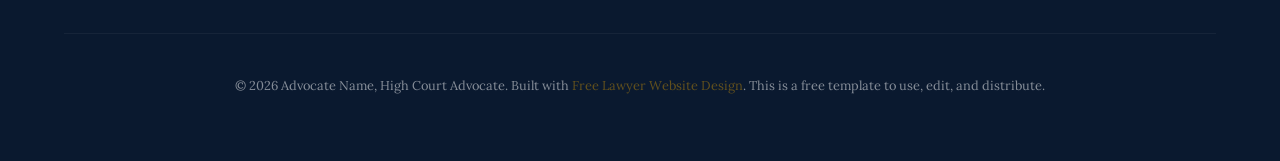
<file: practice-areas.html>
<!DOCTYPE html>
<html lang="en">
<head>
    <meta charset="UTF-8">
    <meta name="viewport" content="width=device-width, initial-scale=1.0">
    <title>Lawyer Practice Areas | Criminal & Civil Litigation Services Template</title>
    <meta name="description" content="Explore legal practice area designs for Indian lawyers. Templates for Criminal Defense, Civil Litigation, Property Law, and Corporate Advisory. Customizable website layout for advocates.">
    <meta name="keywords" content="practice area design, criminal lawyer website, civil litigation template, Indian legal services, free download lawyer portfolio">
    <link rel="canonical" href="https://yourdomain.com/practice-areas.html">
    <link rel="stylesheet" href="https://cdnjs.cloudflare.com/ajax/libs/font-awesome/6.4.0/css/all.min.css">
    <link rel="stylesheet" href="css/global.css">
    <link rel="stylesheet" href="css/practice-areas.css">
    <link rel="stylesheet" href="css/header.css">
</head>
<body>
    <div class="top-announcement" id="top-promo-bar">
        <div class="container">
            <span>Free Lawyer Website Template by <a href="mailto:contact@dezinet.ltd" target="_blank" rel="noopener noreferrer">Dezinet</a> • <a href="https://github.com/Dezinet/opensource-lawyer-portfolio" target="_blank" rel="noopener noreferrer">GitHub Repository</a> • Open Source & Editable</span>
            <button class="close-announcement" id="close-promo-bar" aria-label="Close announcement"><i class="fas fa-times"></i></button>
        </div>
    </div>

    <header id="main-header">
        <div class="container">
            <nav id="main-nav">
                <a href="index.html" class="logo">
                    <span class="logo-main">Advocate Name</span>
                    <span class="logo-sub">High Court Advocate</span>
                </a>
                <ul class="nav-links">
                    <li><a href="index.html">Home</a></li>
                    <li><a href="about.html">About</a></li>
                    <li><a href="practice-areas.html" class="active">Practice Areas</a></li>
                    <li><a href="experience.html">Experience</a></li>
                    <li><a href="blog.html">Blog</a></li>
                    <li><a href="contact.html">Contact</a></li>
                </ul>
                <div class="mobile-toggle" id="mobile-nav-toggle"><i class="fas fa-bars"></i></div>
            </nav>
        </div>
    </header>

    <main>
        <!-- Page Hero -->
        <section class="page-hero reveal">
            <div class="container">
                <p class="page-hero-sub">Legal Expertise</p>
                <h1>Legal Specializations</h1>
            </div>
        </section>

        <!-- Detailed Practice Areas Content -->
        <section>
            <div class="container">
                
                <!-- Criminal Defense Detail Section -->
                <div class="practice-row reveal" id="criminal">
                    <div class="practice-image">
                        <img src="assets/legal-category.webp" alt="Criminal Advocacy Image">
                        <div style="position: absolute; bottom: -20px; right: -20px; background: var(--accent); color: white; padding: 20px 40px; font-weight: 700; text-transform: uppercase; letter-spacing: 2px;">Criminal Defense</div>
                    </div>
                    <div class="practice-info">
                        <span class="section-label">High Court Trials</span>
                        <h3>Dedicated Criminal Advocacy</h3>
                        <p>Our chambers specialize in robust criminal defense strategies, from white-collar crimes to major appellate matters. We navigate the complexities of bail hearings and trial proceedings with professional intensity.</p>
                        <ul class="case-types">
                            <li><i class="fas fa-check-circle"></i> Anticipatory Bail Applications</li>
                            <li><i class="fas fa-check-circle"></i> Regular Bail Hearings</li>
                            <li><i class="fas fa-check-circle"></i> Criminal Trials (District Courts)</li>
                            <li><i class="fas fa-check-circle"></i> High Court Appeals</li>
                            <li><i class="fas fa-check-circle"></i> Quashing of FIRs</li>
                        </ul>
                        <a href="contact.html" class="btn btn-primary" style="margin-top: 20px;">Discuss Your Case</a>
                    </div>
                </div>

                <!-- Civil Litigation Detail Section -->
                <div class="practice-row reveal" id="civil" style="margin-top: 150px;">
                    <div class="practice-image">
                        <img src="assets/legal-category.webp" alt="Civil Litigation Representation">
                        <div style="position: absolute; bottom: -20px; left: -20px; background: var(--accent); color: white; padding: 20px 40px; font-weight: 700; text-transform: uppercase; letter-spacing: 2px;">Civil & Property</div>
                    </div>
                    <div class="practice-info">
                        <span class="section-label">Civil Litigation</span>
                        <h3>Rights & Remedy Enforcement</h3>
                        <p>We represent clients in a broad spectrum of civil disputes, ensuring their property, contractual, and fundamental rights are rigorously protected under the law.</p>
                        <ul class="case-types">
                            <li><i class="fas fa-check-circle"></i> Complex Property Disputes</li>
                            <li><i class="fas fa-check-circle"></i> Title Suit Litigation</li>
                            <li><i class="fas fa-check-circle"></i> Contractual Enforcement</li>
                            <li><i class="fas fa-check-circle"></i> Specific Performance Lawsuits</li>
                            <li><i class="fas fa-check-circle"></i> Civil Writs & Remedies</li>
                        </ul>
                        <a href="contact.html" class="btn btn-primary" style="margin-top: 20px;">Protect Your Rights</a>
                    </div>
                </div>
            </div>
        </section>

        <!-- New: Case FAQs Section -->
        <section class="section-alt">
            <div class="container reveal">
                <div class="section-header">
                    <span class="section-label">Common Inquiries</span>
                    <h2>Frequently Asked Questions</h2>
                    <p>Guidance on some of the most frequent legal situations our chambers handle.</p>
                </div>
                
                <div class="faq-grid">
                    <div class="faq-item reveal">
                        <button class="faq-header">
                            <span>How long does a High Court appeal usually take?</span>
                            <i class="fas fa-chevron-down"></i>
                        </button>
                        <div class="faq-content">
                            The timeline for a High Court appeal depends on the case type and backlog. High-priority matters like stay orders can be heard quickly, while final arguments for regular appeals may take several months to years depending on complexity.
                        </div>
                    </div>
                    <div class="faq-item reveal">
                        <button class="faq-header">
                            <span>Is an anticipatory bail guaranteed in a criminal case?</span>
                            <i class="fas fa-chevron-down"></i>
                        </button>
                        <div class="faq-content">
                            Anticipatory bail is a discretionary power of the court. The court considers the nature of the accusation, the antecedent of the applicant, and the likelihood of the applicant fleeing from justice. Professional legal drafting is crucial in these matters.
                        </div>
                    </div>
                    <div class="faq-item reveal">
                        <button class="faq-header">
                            <span>What documents are required for a property title suit?</span>
                            <i class="fas fa-chevron-down"></i>
                        </button>
                        <div class="faq-content">
                            Commonly required documents include Registered Sale Deeds, Mutation details, Tax receipts, Possession certificates, and any previous litigation history related to the property. Complete documentation is key to a solid claim.
                        </div>
                    </div>
                </div>
            </div>
        </section>

    </main>

    <footer>
        <div class="container">
            <div class="footer-top">
                <div class="footer-nav">
                    <span class="logo-main" style="color:white; font-size: 1.4rem;">Advocate Name</span>
                    <p style="opacity:0.6; margin-top:20px; font-size:0.9rem;">Authoritative legal representation with more than 15 years in the Hon'ble High Court of India.</p>
                </div>
                <div class="footer-nav">
                    <h4>Direct Access</h4>
                    <ul>
                        <li><a href="index.html">Home</a></li>
                        <li><a href="about.html">Profile</a></li>
                        <li><a href="practice-areas.html">Practices</a></li>
                        <li><a href="experience.html">Success Highlights</a></li>
                    </ul>
                </div>
                <div class="footer-nav">
                    <h4>Legal Practices</h4>
                    <ul>
                        <li><a href="practice-areas.html">Criminal Defense</a></li>
                        <li><a href="practice-areas.html">Civil Litigation</a></li>
                        <li><a href="practice-areas.html">Property Disputes</a></li>
                        <li><a href="practice-areas.html">Corporate Law</a></li>
                    </ul>
                </div>
                <div class="footer-nav">
                    <h4>Chambers Contact</h4>
                    <ul>
                        <li><i class="fas fa-phone-alt"></i> +91 99999 00000</li>
                        <li><i class="fas fa-envelope"></i> contact@advocatename.com</li>
                        <li><i class="fas fa-map-marker-alt"></i> High Court Complex, Ch. 45</li>
                    </ul>
                </div>
            </div>
            <div class="footer-bottom">
                <p>&copy; 2026 Advocate Name, High Court Advocate. Built with <a href="#" style="color:var(--accent); text-decoration:none;">Free Lawyer Website Design</a>. This is a free template to use, edit, and distribute.</p>
            </div>
        </div>
    </footer>
    <script src="js/main.js"></script>
</body>
</html>
</file>
<file: css/global.css>
@import url('https://fonts.googleapis.com/css2?family=Libre+Baskerville:wght@400;700&family=Lora:ital,wght@0,400;0,500;0,600;0,700;1,400&family=Montserrat:wght@400;500;600;700&display=swap');

:root {
    /* Primary Colors */
    --primary: #0a192f;
    --primary-light: #112240;
    --accent: #b8860b;
    --accent-light: #d4af37;
    --accent-glow: rgba(184, 134, 11, 0.15);
    
    /* Backgrounds */
    --bg-white: #ffffff;
    --bg-light: #f8fafc;
    --bg-tint: #f1f5f9;
    
    /* Text */
    --text-dark: #0f172a;
    --text-body: #334155;
    --text-muted: #64748b;
    
    /* UI Elements */
    --border: rgba(10, 25, 47, 0.1);
    --shadow-sm: 0 4px 6px -1px rgba(0, 0, 0, 0.05);
    --shadow-md: 0 10px 15px -3px rgba(0, 0, 0, 0.08);
    --shadow-lg: 0 20px 25px -5px rgba(0, 0, 0, 0.1);
    
    /* Layout */
    --nav-height: 85px;
    --container-width: 1240px;
    --radius: 8px;
    --transition: 0.4s cubic-bezier(0.165, 0.84, 0.44, 1);
}


/* --- BASE STYLES --- */
* {
    margin: 0;
    padding: 0;
    box-sizing: border-box;
}

html {
    scroll-behavior: smooth;
    font-size: 16px;
    transition: background-color 0.5s ease;
}

body {
    font-family: 'Lora', serif;
    color: var(--text-body);
    line-height: 1.8;
    background-color: var(--bg-white);
    -webkit-font-smoothing: antialiased;
    transition: background-color 0.5s ease, color 0.5s ease;
}

h1, h2, h3, h4, h5, h6 {
    font-family: 'Libre Baskerville', serif;
    color: var(--text-dark);
    line-height: 1.3;
    margin-bottom: 1.5rem;
}

p { margin-bottom: 1.5rem; }
a { text-decoration: none; color: inherit; transition: var(--transition); }
ul { list-style: none; }
img { max-width: 100%; height: auto; display: block; }

.container {
    width: 90%;
    max-width: var(--container-width);
    margin: 0 auto;
}

/* --- REVEAL ANIMATIONS --- */
.reveal {
    opacity: 0;
    transform: translateY(30px);
    transition: 0.8s cubic-bezier(0.165, 0.84, 0.44, 1);
}

.reveal-active {
    opacity: 1;
    transform: translateY(0);
}

.reveal-delayed { transition-delay: 0.2s; }

/* --- GLOBAL UI COMPONENTS --- */
.badge {
    display: inline-block;
    padding: 6px 14px;
    background: var(--bg-light);
    border: 1px solid var(--border);
    border-radius: 20px;
    font-size: 0.75rem;
    font-weight: 700;
    color: var(--accent);
    text-transform: uppercase;
    letter-spacing: 1px;
}

.btn {
    display: inline-flex;
    align-items: center;
    justify-content: center;
    padding: 14px 32px;
    border-radius: var(--radius);
    font-family: 'Montserrat', sans-serif;
    font-weight: 700;
    font-size: 0.8rem;
    text-transform: uppercase;
    letter-spacing: 1.5px;
    transition: var(--transition);
    gap: 12px;
    cursor: pointer;
}

.btn-primary { background: var(--primary); color: white; border: none; }
.btn-primary:hover { background: var(--accent); transform: translateY(-3px); box-shadow: 0 10px 20px var(--accent-glow); }
.btn-accent { background: var(--accent); color: white; }
.btn-outline { border: 2px solid var(--text-dark); color: var(--text-dark); }
[data-theme='dark'] .btn-outline { border-color: white; color: white; }

/* --- SECTIONS --- */
section { padding: 120px 0; }
.section-alt { background-color: var(--bg-light); }

.section-header { text-align: center; margin-bottom: 80px; max-width: 800px; margin-left: auto; margin-right: auto; }
.section-label { display: block; font-size: 0.8rem; font-weight: 700; color: var(--accent); text-transform: uppercase; letter-spacing: 4px; margin-bottom: 1rem; }
.section-header h2 { font-size: 3.2rem; }


/* --- FOOTER --- */
footer { background: var(--primary); color: white; padding: 100px 0 40px; }
.footer-top { display: grid; grid-template-columns: 1.5fr 1fr 1fr 1.2fr; gap: 60px; margin-bottom: 60px; }
.footer-nav h4 { color: white; text-transform: uppercase; font-size: 0.85rem; letter-spacing: 2px; margin-bottom: 30px; }
.footer-nav ul li { margin-bottom: 15px; font-size: 0.9rem; opacity: 0.7; }
.footer-nav a:hover { color: var(--accent); opacity: 1; }
.footer-bottom { border-top: 1px solid rgba(255,255,255,0.1); padding-top: 40px; font-size: 0.8rem; opacity: 0.5; text-align: center; }

/* --- COMMON PAGE HERO (Secondary) --- */
.page-hero { 
    padding: 220px 0 140px; 
    background: var(--primary); 
    color: white; 
    text-align: center; 
    position: relative; 
    overflow: hidden; 
}

.page-hero::before {
    content: '';
    position: absolute;
    top: 0;
    left: 0;
    width: 100%;
    height: 100%;
    background-image: linear-gradient(rgba(10, 25, 47, 0.85), rgba(10, 25, 47, 0.95)), url('https://images.unsplash.com/photo-1505664194779-8beaceb93744?q=80&w=2670&auto=format&fit=crop');
    background-size: cover;
    background-position: center;
    z-index: 1;
}

.page-hero::after {
    content: '';
    position: absolute;
    bottom: 0;
    left: 50%;
    transform: translateX(-50%);
    width: 1px;
    height: 100px;
    background: var(--accent);
    z-index: 2;
}

.page-hero .container {
    position: relative;
    z-index: 3;
}

.page-hero h1 { 
    color: white; 
    font-size: clamp(3rem, 5vw, 4.5rem); 
    margin-bottom: 0;
    font-family: 'Libre Baskerville', serif;
}

.page-hero-sub { 
    color: var(--accent); 
    font-weight: 700; 
    text-transform: uppercase; 
    letter-spacing: 5px; 
    margin-bottom: 1.5rem; 
    display: block; 
}

/* --- RESPONSIVE BASICS --- */
@media (max-width: 1024px) {
    .footer-top { grid-template-columns: repeat(2, 1fr); gap: 40px; }
    .section-header h2 { font-size: 2.8rem; }
}

@media (max-width: 768px) {
    .section-header h2 { font-size: 2.4rem; }
    .footer-top { grid-template-columns: 1fr; text-align: center; }
}

.top-announcement {
    background: var(--primary-light) !important;
    display: block !important;
    color: rgba(255, 255, 255, 0.9) !important;
    padding: 0;
    height: 44px;
    line-height: 44px;
    font-family: 'Montserrat', sans-serif;
    font-size: 0.7rem;
    font-weight: 600;
    letter-spacing: 0.5px;
    position: fixed;
    top: 0;
    left: 0;
    width: 100%;
    z-index: 10001;
    border-bottom: 1px solid rgba(255, 255, 255, 0.05);
    transition: var(--transition);
}

.top-announcement .container {
    display: flex;
    justify-content: center;
    align-items: center;
    position: relative;
    padding-right: 40px;
}

.top-announcement a {
    color: var(--accent-light);
    text-decoration: underline;
    margin: 0 5px;
    font-weight: 700;
}

.top-announcement .close-announcement {
    position: absolute;
    right: 0;
    top: 50%;
    transform: translateY(-50%);
    background: none;
    border: none;
    color: white;
    cursor: pointer;
    font-size: 1rem;
    opacity: 0.6;
    transition: var(--transition);
    padding: 5px;
}

.top-announcement .close-announcement:hover {
    opacity: 1;
    transform: translateY(-50%) rotate(90deg);
}

.top-announcement.hidden {
    display: none !important;
}
</file>
<file: css/home.css>
.hero {
    min-height: 100vh;
    display: flex;
    align-items: center;
    padding: calc(var(--nav-height) + 100px) 0 100px;
    position: relative;
    overflow: hidden;
    background: var(--primary);
}

.hero-overlay {
    position: absolute;
    top: 0;
    left: 0;
    width: 100%;
    height: 100%;
    background: linear-gradient(90deg, var(--primary) 30%, transparent 100%);
    z-index: 1;
}

.hero-bg-media {
    position: absolute;
    top: 0;
    right: 0;
    width: 65%;
    height: 100%;
    object-fit: cover;
    opacity: 0.8;
}

.hero-container {
    display: flex;
    justify-content: flex-start;
    align-items: center;
    position: relative;
    z-index: 2;
}

.hero-content {
    max-width: 800px;
}

.hero-subtitle {
    font-size: 0.85rem;
    font-weight: 700;
    color: var(--accent);
    text-transform: uppercase;
    letter-spacing: 6px;
    margin-bottom: 2.5rem;
    display: block;
    border-left: 3px solid var(--accent);
    padding-left: 20px;
}

.hero h1 { 
    font-size: clamp(3rem, 6vw, 5.5rem); 
    margin-bottom: 2.5rem; 
    color: white; 
    line-height: 1.1;
    font-family: 'Libre Baskerville', serif;
}

.hero h1 span {
    display: block;
    color: transparent;
    -webkit-text-stroke: 1px rgba(255, 255, 255, 0.4);
}

.hero .tagline { 
    font-size: 1.25rem; 
    color: rgba(255,255,255,0.6); 
    margin-bottom: 4rem; 
    max-width: 650px; 
    line-height: 1.7;
}

.hero-btns { 
    display: flex; 
    gap: 30px; 
    align-items: center; 
}

.scroll-indicator {
    position: absolute;
    bottom: 50px;
    left: 5%;
    color: rgba(255, 255, 255, 0.4);
    display: flex;
    align-items: center;
    gap: 15px;
    font-size: 0.75rem;
    text-transform: uppercase;
    letter-spacing: 3px;
    font-weight: 700;
    z-index: 2;
    transform: rotate(-90deg);
    transform-origin: left bottom;
}

.scroll-indicator::after {
    content: '';
    width: 100px;
    height: 1px;
    background: var(--accent);
}

/* --- STATS SECTION --- */
.stats { background: var(--primary); padding: 80px 0; color: white; }
.stats-grid { display: grid; grid-template-columns: repeat(auto-fit, minmax(200px, 1fr)); gap: 40px; text-align: center; }
.stat-item h3 { font-size: 3.5rem; color: var(--accent); margin-bottom: 0.5rem; font-family: 'Playfair Display', serif; }
.stat-item p { text-transform: uppercase; letter-spacing: 2px; font-weight: 700; font-size: 0.8rem; color: rgba(255,255,255,0.6); }

/* --- PRACTICE GRID (HOME) --- */
.practice-grid { display: grid; grid-template-columns: repeat(auto-fit, minmax(320px, 1fr)); gap: 30px; }
.practice-card { background: var(--bg-white); padding: 50px 40px; border: 1px solid var(--border); transition: var(--transition); border-radius: var(--radius); height: 100%; }
.practice-card:hover { transform: translateY(-10px); border-color: var(--accent); box-shadow: var(--shadow-lg); }
.practice-card i { font-size: 2.5rem; color: var(--accent); margin-bottom: 25px; display: block; }
.practice-card h3 { font-size: 1.5rem; margin-bottom: 1rem; }
.practice-card p { color: var(--text-muted); font-size: 0.95rem; margin-bottom: 2rem; }
.practice-link { font-weight: 700; font-size: 0.8rem; text-transform: uppercase; color: var(--primary); display: flex; align-items: center; gap: 10px; }
[data-theme='dark'] .practice-link { color: var(--accent); }

/* --- PROCESS SECTION --- */
.process-grid { display: grid; grid-template-columns: repeat(auto-fit, minmax(250px, 1fr)); gap: 40px; margin-top: 50px; }
.process-step-num { width: 50px; height: 50px; background: var(--accent); color: white; border-radius: 50%; display: flex; align-items: center; justify-content: center; font-weight: 700; margin-bottom: 25px; font-family: 'Playfair Display', serif; }

/* --- TESTIMONIALS --- */
.testimonial-grid { display: grid; grid-template-columns: repeat(auto-fit, minmax(400px, 1fr)); gap: 40px; }
.testimonial-card { background: var(--bg-white); padding: 50px; border-radius: var(--radius); border: 1px solid var(--border); box-shadow: var(--shadow-sm); position: relative; }
.quote-icon { position: absolute; top: 40px; right: 40px; font-size: 3rem; color: var(--bg-tint); opacity: 0.5; }
.testimonial-text { font-size: 1.15rem; font-style: italic; margin-bottom: 2rem; }
.client-name { font-weight: 700; color: var(--primary); }
[data-theme='dark'] .client-name { color: var(--accent); }

/* --- RESPONSIVENESS (HOME) --- */
@media (max-width: 1024px) {
    .hero-container { grid-template-columns: 1fr; text-align: center; gap: 40px; }
    .hero h1 { font-size: 3.5rem; }
    .hero .tagline { margin-left: auto; margin-right: auto; }
    .hero-btns { justify-content: center; }
    .hero-image-box { margin: 40px auto 0; max-width: 500px; }
}

@media (max-width: 768px) {
    .testimonial-grid { grid-template-columns: 1fr; }
    .hero h1 { font-size: 2.8rem; }
}
</file>
<file: css/header.css>
/**
 * GLOBAL HEADER SYSTEM - SHARED ACROSS ALL PAGES
 */

header {
    height: var(--nav-height);
    background: rgba(10, 25, 47, 0.85); /* Semi-transparent primary */
    backdrop-filter: blur(10px);
    -webkit-backdrop-filter: blur(10px);
    position: fixed; /* Changed from absolute to fixed for modern sticky behavior */
    top: var(--top-offset, 44px);
    left: 0;
    width: 100%;
    z-index: 10000; /* Highest priority */
    display: flex;
    align-items: center;
    border-bottom: 1px solid rgba(255, 255, 255, 0.05);
}

nav {
    display: flex;
    justify-content: space-between;
    align-items: center;
    width: 100%;
    padding: 0 5%; /* Built-in padding for logo/nav spacing */
    max-width: var(--container-width);
    margin: 0 auto;
}

/* --- LOGO STYLING --- */
.logo { display: flex; flex-direction: column; text-decoration: none; }
.logo-main {
    font-size: 1.4rem;
    font-weight: 700;
    font-family: 'Libre Baskerville', serif;
    color: #ffffff !important;
}
.logo-sub {
    font-size: 0.65rem;
    color: var(--accent);
    text-transform: uppercase;
    letter-spacing: 4px;
    font-weight: 700;
    font-family: 'Montserrat', sans-serif;
    margin-top: 4px;
}

/* --- DESKTOP NAVIGATION --- */
.nav-links {
    display: flex;
    gap: 2rem;
    align-items: center;
    list-style: none;
    margin: 0;
    padding: 0;
}

.nav-links a {
    text-decoration: none;
    font-family: 'Montserrat', sans-serif;
    font-size: 0.8rem;
    font-weight: 600;
    letter-spacing: 1px;
    text-transform: uppercase;
    color: rgba(255, 255, 255, 0.8);
    transition: var(--transition);
}

.nav-links a:hover,
.nav-links a.active {
    color: var(--accent);
}

/* --- MOBILE CONTROLS --- */
.mobile-toggle {
    display: none;
    color: #ffffff;
    font-size: 1.8rem;
    cursor: pointer;
    background: transparent;
    border: none;
    padding: 5px;
    line-height: 1;
}

/* --- RESPONSIVE LOGIC --- */
@media (max-width: 1024px) {
    .nav-links { gap: 1.2rem; }
    .nav-links a { font-size: 0.75rem; }
}

@media (max-width: 900px) {
    .mobile-toggle {
        display: flex !important;
        align-items: center;
        justify-content: center;
    }

    .nav-links {
        display: none; /* Hidden by default in mobile */
        flex-direction: column;
        position: absolute;
        top: var(--nav-height);
        left: 0;
        width: 100%;
        background: var(--primary);
        padding: 40px 0;
        gap: 20px;
        box-shadow: 0 15px 30px rgba(0,0,0,0.3);
        border-top: 1px solid rgba(255,255,255,0.1);
        z-index: 9998;
    }

    .nav-links.active {
        display: flex;
    }

    .nav-links li { width: 100%; text-align: center; }
    .nav-links a { font-size: 1rem; width: 100%; padding: 10px 0; display: block; }
}
</file>
<file: css/about.css>
/* --- ABOUT PROFILE SECTION --- */
.about-grid {
    display: grid;
    grid-template-columns: 1fr 1.5fr;
    gap: 100px;
    align-items: flex-start;
}

.about-img-frame { position: relative; }
.about-img-frame::after {
    content: '';
    position: absolute;
    bottom: -30px;
    left: -30px;
    width: 100%;
    height: 100%;
    border: 3px solid var(--accent);
    z-index: -1;
}

.about-bio h2 { font-size: 2.8rem; margin-bottom: 2.5rem; line-height: 1.1; }
.about-bio p { font-size: 1.15rem; margin-bottom: 2rem; color: var(--text-body); }

.about-features {
    display: grid;
    grid-template-columns: repeat(2, 1fr);
    gap: 30px;
    margin-top: 50px;
}

.feature-box { border-top: 1px solid var(--border); padding-top: 25px; }
.feature-box i { font-size: 1.5rem; color: var(--accent); margin-bottom: 15px; display: block; }
.feature-box h4 { font-family: 'Inter', sans-serif; font-size: 1rem; font-weight: 700; margin-bottom: 10px; }

/* --- TIMELINE --- */
.timeline { margin-top: 80px; position: relative; padding-left: 50px; }
.timeline::before { content: ''; position: absolute; left: 0; top: 10px; width: 2px; height: calc(100% - 10px); background: var(--bg-tint); }

.timeline-item { margin-bottom: 60px; position: relative; }
.timeline-item::before {
    content: '';
    position: absolute;
    left: -55px;
    top: 5px;
    width: 12px;
    height: 12px;
    background: var(--accent);
    border: 3px solid white;
    outline: 5px solid var(--accent-glow);
    border-radius: 50%;
}
[data-theme='dark'] .timeline-item::before { border-color: var(--bg-white); }

.timeline-year { font-weight: 700; color: var(--accent); letter-spacing: 2px; margin-bottom: 10px; display: block; }

/* --- CORE VALUES --- */
.values-grid { display: grid; grid-template-columns: repeat(auto-fit, minmax(280px, 1fr)); gap: 40px; margin-top: 50px; text-align: left; }
.value-card { background: var(--bg-white); padding: 40px; border-radius: 8px; border: 1px solid var(--border); box-shadow: var(--shadow-sm); transition: var(--transition); }
.value-card:hover { transform: translateY(-5px); border-color: var(--accent); box-shadow: var(--shadow-md); }
.value-card i { font-size: 2rem; color: var(--accent); margin-bottom: 20px; display: block; }

/* --- RECOGNITION --- */
.honors-wrap { display: flex; flex-wrap: wrap; gap: 20px; margin-top: 40px; }
.honor-pill { background: var(--bg-light); padding: 15px 25px; border-radius: 4px; border: 1px solid var(--border); display: flex; align-items: center; gap: 15px; }
.honor-pill i { color: var(--accent); }
.honor-pill span { font-size: 0.85rem; font-weight: 700; color: var(--primary); text-transform: uppercase; }
[data-theme='dark'] .honor-pill span { color: white; }

/* --- RESPONSIVENESS (ABOUT) --- */
@media (max-width: 1024px) {
    .about-grid { grid-template-columns: 1fr; gap: 60px; text-align: center; }
    .about-img-frame { max-width: 450px; margin: 0 auto; }
    .about-features { text-align: left; }
}

@media (max-width: 768px) {
    .about-features { grid-template-columns: 1fr; }
    .about-bio h2 { font-size: 2.2rem; }
}
</file>
<file: css/blog.css>
/* --- BLOG GRID & CARDS --- */
.blog-grid { display: grid; grid-template-columns: repeat(auto-fit, minmax(350px, 1fr)); gap: 40px; }
.blog-card { background: var(--bg-white); border-radius: var(--radius); border: 1px solid var(--border); overflow: hidden; transition: var(--transition); height: 100%; display: flex; flex-direction: column; }
.blog-card:hover { transform: translateY(-10px); box-shadow: var(--shadow-lg); border-color: var(--accent); }

.blog-image { height: 240px; overflow: hidden; position: relative; }
.blog-image img { width: 100%; height: 100%; object-fit: cover; transition: var(--transition); }
.blog-card:hover .blog-image img { transform: scale(1.05); }

.blog-content { padding: 40px; flex-grow: 1; display: flex; flex-direction: column; }
.blog-date { font-weight: 700; color: var(--accent); letter-spacing: 2px; font-size: 0.75rem; text-transform: uppercase; margin-bottom: 1.5rem; display: block; }
.blog-content h4 { font-size: 1.5rem; margin-bottom: 1.2rem; line-height: 1.3; }
.blog-content p { color: var(--text-muted); font-size: 0.95rem; line-height: 1.8; margin-bottom: 2rem; flex-grow: 1; }

.read-more { font-weight: 700; font-size: 0.8rem; text-transform: uppercase; color: var(--primary); display: inline-flex; align-items: center; gap: 10px; transition: var(--transition); }
[data-theme='dark'] .read-more { color: var(--accent); }
.read-more i { transition: var(--transition); }
.read-more:hover i { transform: translateX(5px); }

/* --- RESPONSIVENESS (BLOG) --- */
@media (max-width: 1024px) {
    .blog-grid { grid-template-columns: repeat(auto-fit, minmax(300px, 1fr)); }
}

@media (max-width: 768px) {
    .blog-grid { grid-template-columns: 1fr; }
    .blog-content { padding: 30px; }
    .blog-content h4 { font-size: 1.3rem; }
}
</file>
<file: css/contact.css>
/* --- CONTACT INFO BLOCKS --- */
.contact-container {
    display: grid;
    grid-template-columns: 0.9fr 1.1fr;
    gap: 100px;
}

.contact-info { display: flex; flex-direction: column; gap: 40px; }

.contact-method { border-left: 1px solid var(--border); padding-left: 30px; transition: var(--transition); }
.contact-method:hover { border-left-color: var(--accent); transform: translateX(5px); }
.contact-method i { font-size: 1.8rem; color: var(--accent); margin-bottom: 20px; display: block; }
.contact-method h4 { font-family: 'Inter', sans-serif; text-transform: uppercase; font-size: 0.85rem; letter-spacing: 2px; margin-bottom: 10px; }
.contact-method p { color: var(--text-muted); font-size: 0.95rem; line-height: 1.8; margin-bottom: 0; }

/* --- CONTACT FORM --- */
.form-box { background: var(--bg-tint); padding: 50px; border-radius: var(--radius); box-shadow: var(--shadow-sm); position: relative; overflow: hidden; }
.form-box::before { content: ''; position: absolute; top:0; left:0; width: 5px; height: 100%; background: var(--accent); }

.contact-form .section-label { color: var(--accent); margin-bottom: 1rem; display: block; font-weight: 700; text-transform: uppercase; font-size: 0.75rem; letter-spacing: 3px; }
.contact-form h3 { font-size: 2.2rem; margin-bottom: 3rem; }

.form-group { margin-bottom: 30px; }
.form-group label { display: block; font-weight: 700; font-size: 0.8rem; text-transform: uppercase; letter-spacing: 1.5px; margin-bottom: 12px; }
.form-group input, .form-group select, .form-group textarea { width: 100%; padding: 18px; border: 1px solid var(--border); border-radius: var(--radius); background: var(--bg-white); color: var(--text-dark); transition: var(--transition); }

.form-group input:focus, .form-group select:focus, .form-group textarea:focus { outline: none; border-color: var(--accent); box-shadow: 0 0 0 4px var(--accent-glow); }

/* --- MAP --- */
.map-container { height: 350px; width: 100%; border-radius: var(--radius); border: 1px solid var(--border); overflow: hidden; margin-top: 40px; box-shadow: var(--shadow-sm); }
.map-container iframe { width: 100%; height: 100%; filter: grayscale(0.5); border: none; }

/* --- RESPONSIVENESS (CONTACT) --- */
@media (max-width: 1024px) {
    .contact-container { grid-template-columns: 1fr; gap: 60px; }
    .form-box { padding: 40px; }
    .contact-info { gap: 30px; }
}

@media (max-width: 768px) {
    .form-box { padding: 30px; }
    .contact-form h3 { font-size: 1.8rem; }
}
</file>
<file: css/experience.css>
/* --- SECTION SPECIFIC STYLES --- */
.experience-page-hero {
    background: linear-gradient(135deg, var(--primary) 0%, var(--primary-light) 100%);
    position: relative;
    overflow: hidden;
}

.experience-page-hero::after {
    content: '';
    position: absolute;
    top: 0;
    left: 0;
    width: 100%;
    height: 100%;
    background-image: radial-gradient(circle at 20% 50%, rgba(184, 134, 11, 0.05) 0%, transparent 50%);
    pointer-events: none;
}

/* --- STATS OVERLAY --- */
.stats-floating {
    margin-top: -80px;
    background: white;
    padding: 60px 40px;
    border-radius: var(--radius);
    box-shadow: var(--shadow-lg);
    display: grid;
    grid-template-columns: repeat(4, 1fr);
    gap: 30px;
    position: relative;
    z-index: 10;
    border-bottom: 4px solid var(--accent);
}

.floating-stat-item {
    text-align: center;
    border-right: 1px solid var(--border);
}

.floating-stat-item:last-child {
    border-right: none;
}

.floating-stat-item h3 {
    font-size: 3rem;
    color: var(--primary);
    margin-bottom: 5px;
    font-family: 'Playfair Display', serif;
}

.floating-stat-item p {
    font-size: 0.75rem;
    font-weight: 700;
    text-transform: uppercase;
    letter-spacing: 2px;
    color: var(--accent);
    margin-bottom: 0;
}

/* --- CASE STUDIES GRID --- */
.case-studies-grid {
    display: grid;
    grid-template-columns: repeat(auto-fit, minmax(360px, 1fr));
    gap: 40px;
}

.case-study-card {
    background: white;
    border-radius: var(--radius);
    overflow: hidden;
    position: relative;
    border: 1px solid var(--border);
    transition: var(--transition);
    display: flex;
    flex-direction: column;
}

.case-study-card::before {
    content: '';
    position: absolute;
    top: 0;
    left: 0;
    width: 4px;
    height: 0;
    background: var(--accent);
    transition: var(--transition);
}

.case-study-card:hover {
    transform: translateY(-10px);
    box-shadow: var(--shadow-lg);
    border-color: transparent;
}

.case-study-card:hover::before {
    height: 100%;
}

.case-header {
    padding: 40px 40px 20px;
}

.case-meta {
    display: flex;
    gap: 10px;
    margin-bottom: 20px;
}

.case-tag {
    font-size: 0.65rem;
    font-weight: 700;
    text-transform: uppercase;
    letter-spacing: 1px;
    padding: 4px 10px;
    background: var(--bg-tint);
    color: var(--primary);
    border-radius: 4px;
}

.case-body {
    padding: 0 40px 40px;
    flex-grow: 1;
}

.case-body h4 {
    font-size: 1.4rem;
    margin-bottom: 1.5rem;
    color: var(--primary-light);
    line-height: 1.4;
}

.case-body p {
    font-size: 0.95rem;
    color: var(--text-muted);
    margin-bottom: 2rem;
}

.case-footer {
    padding: 25px 40px;
    background: var(--bg-light);
    border-top: 1px solid var(--border);
    display: flex;
    align-items: center;
    justify-content: space-between;
}

.case-status {
    display: flex;
    align-items: center;
    gap: 10px;
    font-size: 0.8rem;
    font-weight: 700;
    color: #10b981;
    text-transform: uppercase;
    letter-spacing: 1px;
}

/* --- PROFESSIONAL AFFILIATIONS --- */
.affiliations-grid {
    display: flex;
    flex-wrap: wrap;
    justify-content: center;
    gap: 60px;
    opacity: 0.6;
    filter: grayscale(100%);
    transition: var(--transition);
}

.affiliations-grid:hover {
    opacity: 1;
    filter: grayscale(0%);
}

.affiliation-item {
    display: flex;
    flex-direction: column;
    align-items: center;
    gap: 15px;
    max-width: 150px;
    text-align: center;
}

.affiliation-item i {
    font-size: 2.5rem;
    color: var(--primary);
}

.affiliation-item span {
    font-size: 0.75rem;
    font-weight: 700;
    text-transform: uppercase;
    letter-spacing: 1px;
}

/* --- RESPONSIVENESS --- */
@media (max-width: 1024px) {
    .stats-floating {
        grid-template-columns: repeat(2, 1fr);
        margin-top: 0;
        padding: 40px;
    }
    
    .floating-stat-item:nth-child(2) {
        border-right: none;
    }
    
    .floating-stat-item:nth-child(1),
    .floating-stat-item:nth-child(2) {
        border-bottom: 1px solid var(--border);
        padding-bottom: 20px;
    }
    
    .floating-stat-item:nth-child(3),
    .floating-stat-item:nth-child(4) {
        padding-top: 20px;
    }
}

@media (max-width: 768px) {
    .stats-floating {
        grid-template-columns: 1fr;
    }
    
    .floating-stat-item {
        border-right: none !important;
        border-bottom: 1px solid var(--border);
        padding: 20px 0;
    }
    
    .floating-stat-item:last-child {
        border-bottom: none;
    }
    
    .case-studies-grid {
        grid-template-columns: 1fr;
    }
}
</file>
<file: css/practice-areas.css>
/* --- INTERNAL PRACTICE ROWS --- */
.practice-row {
    display: grid;
    grid-template-columns: 1fr 1.2fr;
    gap: 100px;
    align-items: center;
    margin-bottom: 150px;
}

.practice-image { position: relative; }
.practice-image img { border-radius: var(--radius); box-shadow: var(--shadow-lg); }
.practice-label-box { position: absolute; bottom: -20px; background: var(--accent); color: white; padding: 20px 40px; font-weight: 700; text-transform: uppercase; letter-spacing: 2px; }
.label-right { right: -20px; }
.label-left { left: -20px; }

.practice-info h3 { font-size: 2.2rem; margin-bottom: 1rem; }
.practice-info p { font-size: 1.1rem; color: var(--text-body); margin-bottom: 2rem; }

/* --- CASE TYPES LIST --- */
.case-types { margin-top: 30px; display: grid; gap: 15px; }
.case-item { display: flex; align-items: flex-start; gap: 15px; font-weight: 600; color: var(--text-dark); }
.case-item i { color: var(--accent); margin-top: 5px; }

/* --- FAQ ACCORDION --- */
.faq-grid { max-width: 800px; margin: 60px auto 0; }
.faq-item { background: var(--bg-white); border: 1px solid var(--border); margin-bottom: 15px; border-radius: var(--radius); overflow: hidden; }
.faq-header { width: 100%; padding: 25px; display: flex; justify-content: space-between; align-items: center; background: none; border: none; cursor: pointer; text-align: left; font-family: 'Playfair Display', serif; font-size: 1.1rem; color: var(--text-dark); font-weight: 700; transition: var(--transition); }
.faq-header:hover { color: var(--accent); }
.faq-content { padding: 0 25px 25px; color: var(--text-muted); display: none; line-height: 1.8; }
.faq-item.active .faq-content { display: block; border-top: 1px solid var(--border); padding-top: 25px; background: var(--bg-light); }
.faq-item.active .faq-header { color: var(--accent); background: var(--bg-light); }

/* --- RESPONSIVENESS (PRACTICE) --- */
@media (max-width: 1024px) {
    .practice-row { grid-template-columns: 1fr !important; text-align: center; gap: 60px; }
    .practice-image { max-width: 500px; margin: 0 auto; }
    .practice-label-box { position: static; display: inline-block; margin-top: 20px; }
    .case-item { justify-content: center; text-align: left; }
}

@media (max-width: 768px) {
    .practice-info h3 { font-size: 1.8rem; }
    .faq-header { padding: 20px; font-size: 1rem; }
}
</file>
